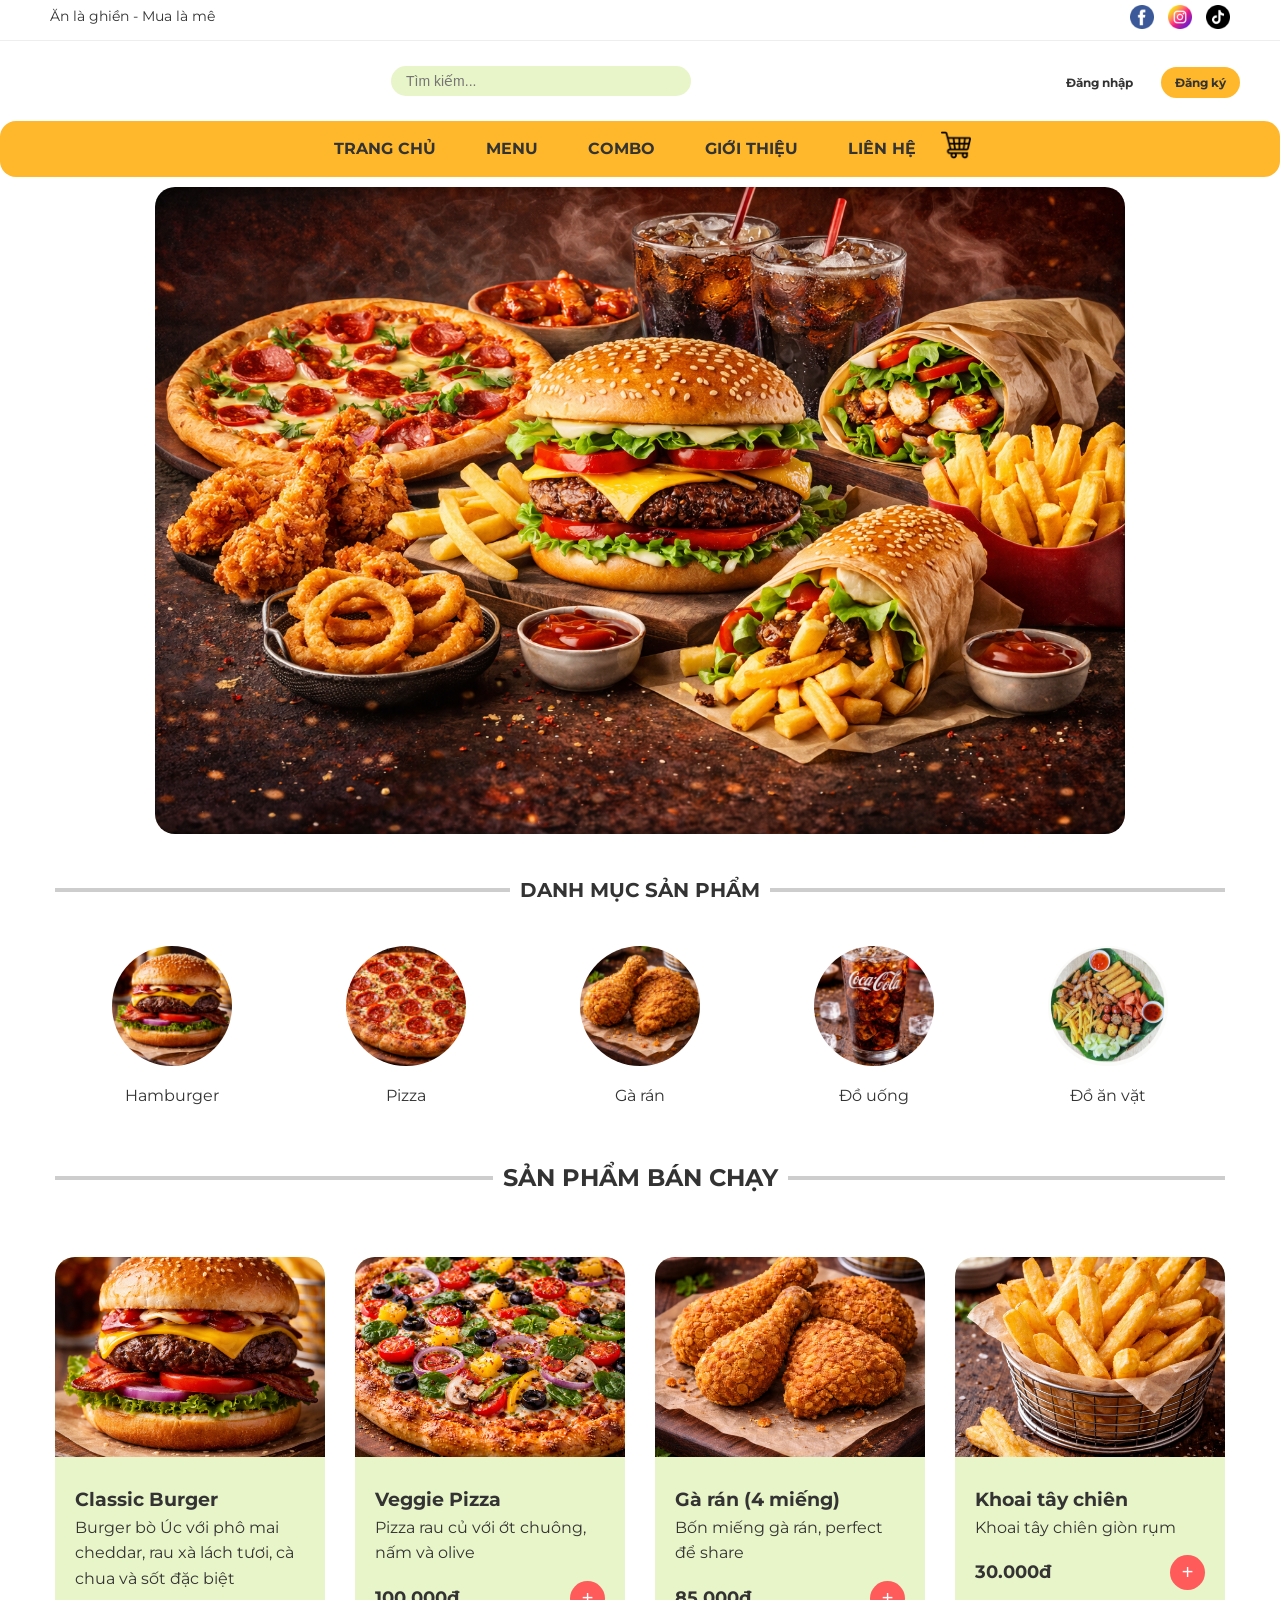
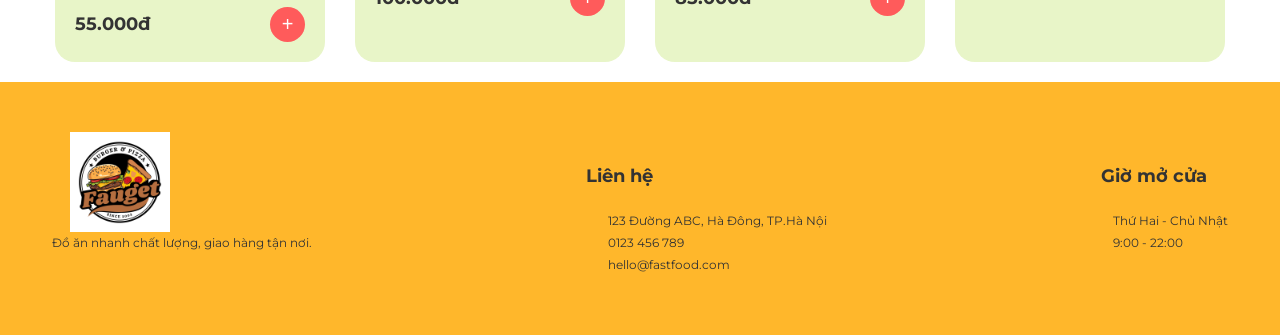
<file: index.html>
<!DOCTYPE html>
<html lang="en">
<head>
    <meta charset="UTF-8">
    <meta name="viewport" content="width=device-width, initial-scale=1.0">
    <meta name="keywords" content="Ăn là ghiền, Mua là mê, Đồ ăn ngon, Đồ ăn vặt, Đồ ăn nhanh, Food, Order đồ ăn">
    <meta name="description" content="Ăn là ghiền - Mua là mê là địa chỉ tin cậy để bạn thưởng thức những món ăn ngon, đa dạng và hấp dẫn.">
    <link href="https://fonts.googleapis.com/css2?family=Montserrat:wght@400;600;700&display=swap" rel="stylesheet">
    <link rel="stylesheet" href="styleindex.css">
    <title>Ăn là ghiền - Mua là mê</title>
</head>
<body>
    <!--Header trên đầu-->
    <header>
        <div class="top-bar">
            <span>Ăn là ghiền - Mua là mê</span>
            <div class="social-icons">
                <a href="#"><img src="image/facebook.png" alt="Facebook"></a>
                <a href="#"><img src="image/instagram.png" alt="Instagram"></a>
                <a href="#"><img src="image/tiktok.png" alt="Tiktok"></a>
            </div>
        </div>

        <div class = "mid-header container">
            <div class = "logo">
                <a href = "image/Fauget.png" alt="Fauget Logo"></a>
            </div>
            <div class = "search-bar">
                <input type="text" placeholder="Tìm kiếm...">
                <button><i class="fas fa-search"></i></button>
            </div>
            <div>
                <a href="login.html" class="btn-login">Đăng nhập</a>
                <a href="register.html" class="btn-register">Đăng ký</a>
            </div>
        </div>
        <nav class="main-nav">
            <div class="container nav-flex">
                <ul>
                    <li><a href="index.html" class="active">Trang chủ</a></li>
                    <li><a href="menu.html">MENU</a></li>
                    <li><a href="combo.html">COMBO</a></li>
                    <li><a href="about.html">GIỚI THIỆU</a></li>
                    <li><a href="contact.html">LIÊN HỆ</a></li>
                </ul>
                <div class="cart-icon">
                    <a href="cart.html"><img src="image/cart.png" alt="Giỏ hàng"><i class ="fas fa-shopping-cart"></i></a>
                </div>
            </div>
        </nav>
    </header>
        
    <!--Banner Flash sale-->
    <section class="hero container">
        <img src="image/banner.png" alt="Flash Sale Mua 2 Tặng 1" class="banner">
    </section>
    
    <!-- Danh mục-->
     <section class="categories container">
        <div class="section-title">
            <h2>DANH MỤC SẢN PHẨM</h2>
        </div>
        
        <div class="category-list">
            <div class="cat-item">
                <img src="image/classicburger.png" alt="Burger"></a>
                <p>Hamburger</p>
            </div>
            <div class="cat-item">
                <img src="image/pepperonipizza.png" alt="Pizza"></a>
                <p>Pizza</p>
            </div>
            <div class="cat-item">
                <img src="image/ga2.png" alt="Gà rán"></a>
                <p>Gà rán</p>
            </div>
            <div class="cat-item">
                <img src="image/cocacola.png" alt="Đồ uống"></a>
                <p>Đồ uống</p>
            </div>
            <div class="cat-item">
                <img src="image/anvat.png" alt="Đồ ăn vặt"></a>
                <p>Đồ ăn vặt</p>
            </div>
        </div>
     </section>

     <!--Sản phẩm bán chạy-->
     <section class="best-seller container">
        <h2 class="section-title">SẢN PHẨM BÁN CHẠY</h2>
        <div class="product-grid">
            <div class="product-card">
                <img src="image/classicburger.png" alt="Classic Burger"></a>
                <div class="product-info">
                    <h3>Classic Burger</h3>
                    <p>Burger bò Úc với phô mai cheddar, rau xà lách tươi, cà chua và sốt đặc biệt</p>
                    <div class="product-footer">
                        <span class="price">55.000đ</span>
                        <button class="add-btn">+</button>
                    </div>
                </div>
            </div>

            <div class="product-card">
                <img src="image/veggiepizza.png" alt="Veggie Pizza"></a>
                <div class="product-info">
                    <h3>Veggie Pizza</h3>
                    <p>Pizza rau củ với ớt chuông, nấm và olive</p>
                    <div class="product-footer">
                        <span class="price">100.000đ</span>
                        <button class="add-btn">+</button>
                    </div>
                </div>
            </div>
            <div class="product-card">
                <img src="image/ga4.png" alt="Gà rán (4 miếng)"></a>
                <div class="product-info">
                    <h3>Gà rán (4 miếng)</h3>
                    <p>Bốn miếng gà rán, perfect để share</p>
                    <div class="product-footer">
                        <span class="price">85.000đ</span>
                        <button class="add-btn">+</button>
                    </div>
                </div>
            </div>

            <div class="product-card">
                <img src="image/khoaitaychien.png" alt="Khoai tây chiên"></a>
                <div class="product-info">
                    <h3>Khoai tây chiên</h3>
                    <p>Khoai tây chiên giòn rụm</p>
                    <div class="product-footer">
                        <span class="price">30.000đ</span>
                        <button class="add-btn">+</button>
                    </div>
                </div>
     </section>


    <footer>
        <div class="container footer-content">
            <div class="footer-logo">
                <img src="image/Fauget.png" alt="Fauget Logo">
                <p>Đồ ăn nhanh chất lượng, giao hàng tận nơi.</p>
            </div>
            <div class="footer-contact">
                <h4>
                    Liên hệ
                </h4>
                <p><i class="fas fa-map-marker-alt"></i> 123 Đường ABC, Hà Đông, TP.Hà Nội</p>
                <p><i class="fas fa-phone"></i> 0123 456 789</p>
                <p><i class="fas fa-envelope"></i> hello@fastfood.com</p>
            </div>
            <div class="footer-hours">
                <h4>Giờ mở cửa</h4>
                <p>Thứ Hai - Chủ Nhật</p>
                <p>9:00 - 22:00</p>
            </div>
        </div>
    </footer>

 <script>

const addBtns = document.querySelectorAll(".add-btn");

addBtns.forEach(btn => {

    btn.addEventListener("click", function(){

        const card = this.closest(".product-card");

        const name = card.querySelector("h3").innerText;
        const price = card.querySelector(".price").innerText;
        const img = card.querySelector("img").src;

        let cart = JSON.parse(localStorage.getItem("cart")) || [];

        const exist = cart.find(item => item.name === name);

        if(exist){
            exist.quantity++;
        }else{
            cart.push({
                name: name,
                price: price,
                img: img,
                quantity: 1
            });
        }

        localStorage.setItem("cart", JSON.stringify(cart));

        alert("Đã thêm " + name + " vào giỏ hàng!");

    });

});

</script>
                
</body>
</html>
</file>
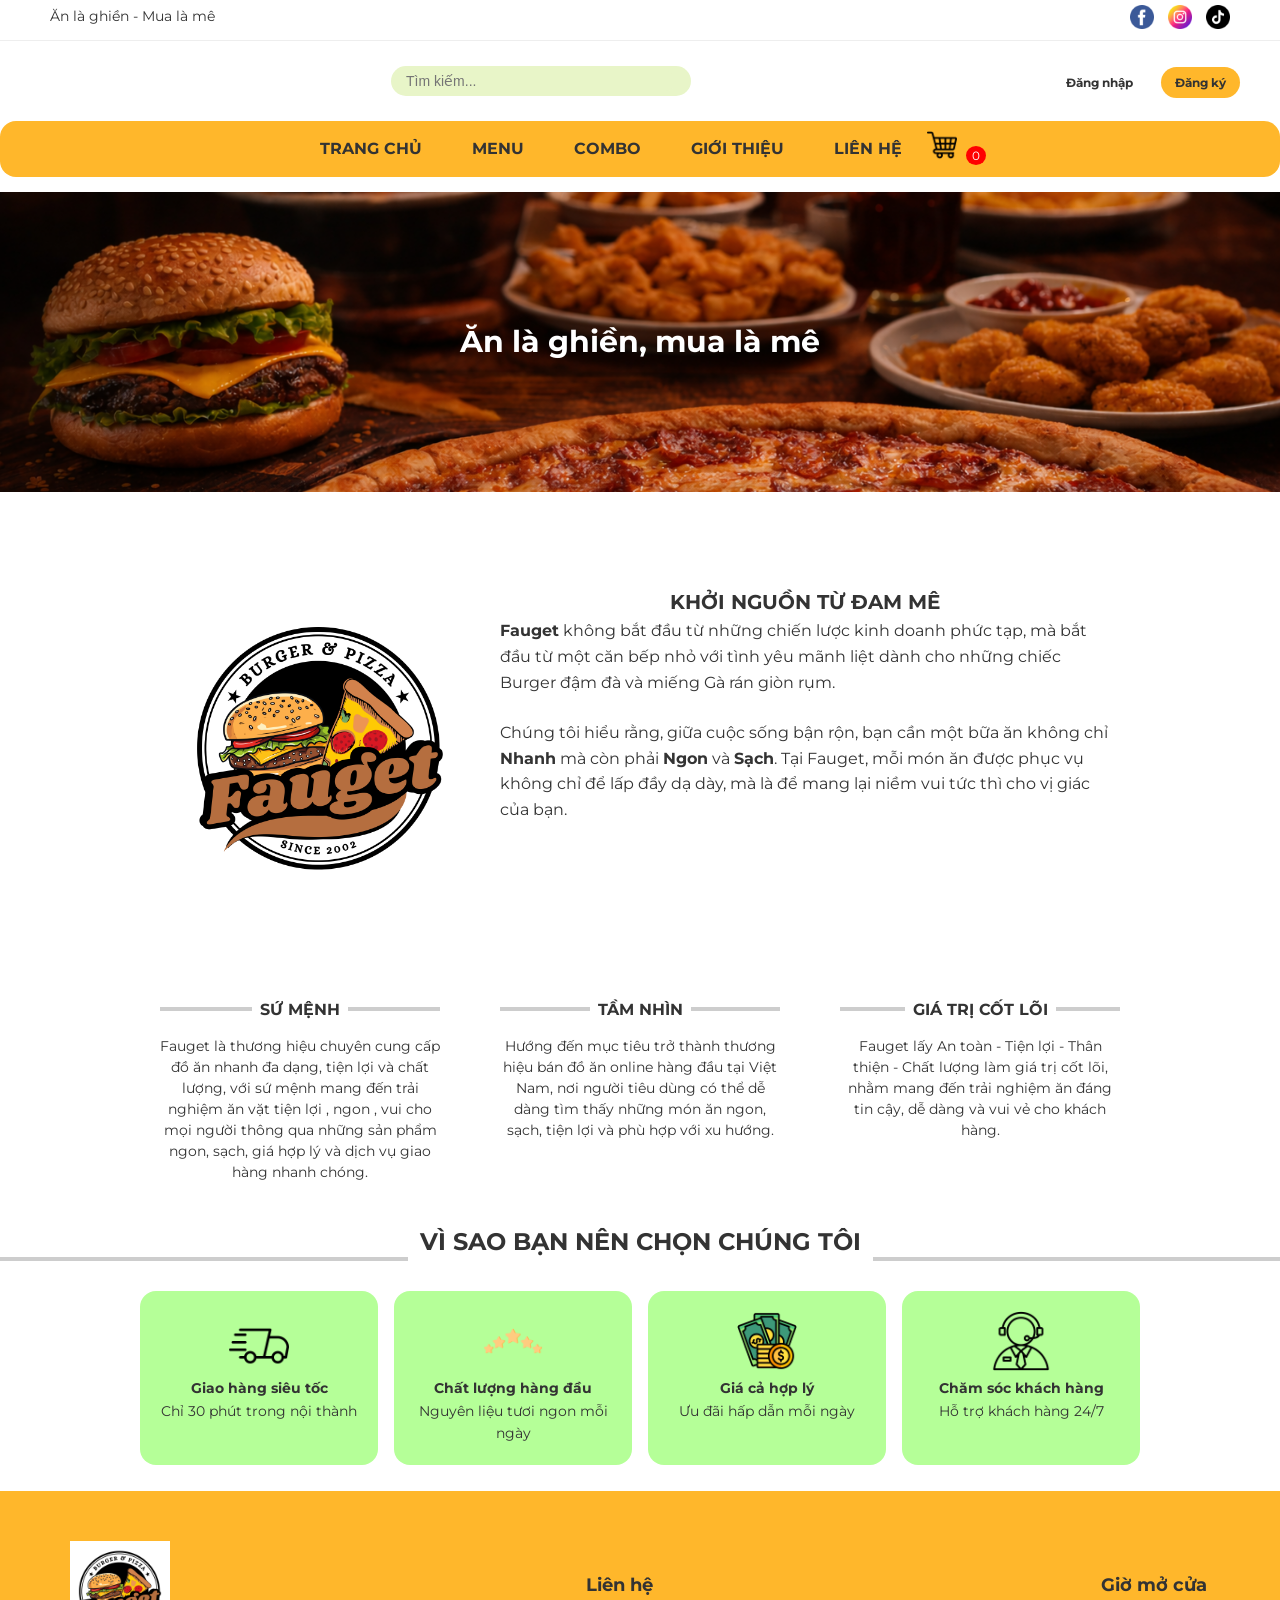
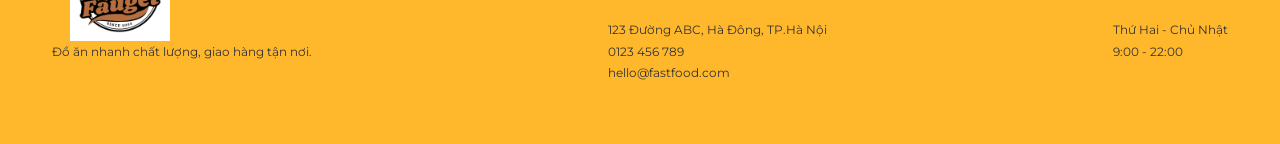
<file: about.html>
<!DOCTYPE html>
<html lang="en">
<head>
    <meta charset="UTF-8">
    <meta name="viewport" content="width=device-width, initial-scale=1.0">
    <title>Giới thiệu về chúng tôi</title>
    <meta name="keywords" content="Ăn là ghiền, Mua là mê, Đồ ăn ngon, Đồ ăn vặt, Đồ ăn nhanh, Food, Order đồ ăn">
    <meta name="description" content="Ăn là ghiền - Mua là mê là địa chỉ tin cậy để bạn thưởng thức những món ăn ngon, đa dạng và hấp dẫn.">
    <link href="https://fonts.googleapis.com/css2?family=Montserrat:wght@400;600;700&display=swap" rel="stylesheet">
    <link rel="stylesheet" href="styleindex.css">
    <link rel="stylesheet" href="styleabout.css">
    <title>Ăn là ghiền - Mua là mê</title>
</head>
<body>
    <header>
        <div class="top-bar">
            <span>Ăn là ghiền - Mua là mê</span>
            <div class="social-icons">
                <a href="#"><img src="image/facebook.png" alt="Facebook"></a>
                <a href="#"><img src="image/instagram.png" alt="Instagram"></a>
                <a href="#"><img src="image/tiktok.png" alt="Tiktok"></a>
            </div>
        </div>

        <div class = "mid-header container">
            <div class = "logo">
                <a href = "image/Fauget.png" alt="Fauget Logo"></a>
            </div>
            <div class = "search-bar">
                <input type="text" placeholder="Tìm kiếm...">
                <button><i class="fas fa-search"></i></button>
            </div>
            <div>
                <a href="login.html" class="btn-login">Đăng nhập</a>
                <a href="register.html" class="btn-register">Đăng ký</a>
            </div>
        </div>
        <nav class="main-nav">
            <div class="container nav-flex">
                <ul>
                    <li><a href="index.html" class="active">Trang chủ</a></li>
                    <li><a href="menu.html">MENU</a></li>
                    <li><a href="combo.html">COMBO</a></li>
                    <li><a href="about.html">GIỚI THIỆU</a></li>
                    <li><a href="contact.html">LIÊN HỆ</a></li>
                </ul>
                <div class="cart-icon">
                    <a href="cart.html"><img src="image/cart.png" alt="Giỏ hàng"><i class ="fas fa-shopping-cart"></i></a>
                </div>
            </div>
        </nav>
    </header>

    <div class="about-banner">
        <img src="image/lienhe.png" alt="Liên Hệ">
        <p class="overlay-content">Ăn là ghiền, mua là mê</p>
    </div>

    <div class="text-section">
        <div class="text-logo">
            <img src="image/Fauget.png" alt="Logo">
        </div>
        <div class="text-content">
            <h3>KHỞI NGUỒN TỪ ĐAM MÊ</h3>
            <p><strong>Fauget</strong> không bắt đầu từ những chiến lược kinh doanh phức tạp, mà bắt đầu từ một căn bếp nhỏ với tình yêu mãnh liệt dành cho những chiếc Burger đậm đà và miếng Gà rán giòn rụm.</p>
            
            <p>Chúng tôi hiểu rằng, giữa cuộc sống bận rộn, bạn cần một bữa ăn không chỉ <strong>Nhanh</strong> mà còn phải <strong>Ngon</strong> và <strong>Sạch</strong>. Tại Fauget, mỗi món ăn được phục vụ không chỉ để lấp đầy dạ dày, mà là để mang lại niềm vui tức thì cho vị giác của bạn.</p>
        </div>
    </div>

    <div class="aim-section">
        <div class="aim-grid">
            <div class="aim-card">
        <div class="aim-title">
            <h3>SỨ MỆNH</h3>
        </div>
        <p>Fauget là thương hiệu chuyên cung cấp đồ ăn nhanh đa dạng, tiện lợi và chất lượng, với sứ mệnh mang đến trải nghiệm ăn vặt tiện lợi , ngon , vui cho mọi người thông qua những sản phẩm ngon, sạch, giá hợp lý và dịch vụ giao hàng nhanh chóng. </p>

    </div>
    <div class="aim-card">
        <div class="aim-title">
            <h3>TẦM NHÌN</h3>
        </div>
        <p>Hướng đến mục tiêu trở thành thương hiệu bán đồ ăn online hàng đầu tại Việt Nam, nơi người tiêu dùng có thể dễ dàng tìm thấy những món ăn ngon, sạch, tiện lợi và phù hợp với xu hướng.</p>
    </div>

    <div class="aim-card">
        <div class="aim-title">
            <h3>GIÁ TRỊ CỐT LÕI</h3>
        </div>
        <p>Fauget lấy An toàn - Tiện lợi - Thân thiện - Chất lượng làm giá trị cốt lõi, nhằm mang đến trải nghiệm ăn đáng tin cậy, dễ dàng và vui vẻ cho khách hàng.</p>
    </div>
        </div>
    </div>

    <div class="reason-title">
            <h2>VÌ SAO BẠN NÊN CHỌN CHÚNG TÔI</h2>
        </div>
    <div class="reason-section">
        <div class="reason-grid">
            <div class="reason-card">
                    <div class="icon">
                    <img src="image/icon/fastship.png" alt="Giao hàng">
                    </div>
                <h4>Giao hàng siêu tốc</h4>
                <p>Chỉ 30 phút trong nội thành</p>
            </div>

            <div class="reason-card">
                    <div class="icon">
                    <img src="image/icon/star.png" alt="Chất lượng">
                    </div>
                <h4>Chất lượng hàng đầu</h4>
                <p>Nguyên liệu tươi ngon mỗi ngày</p>
            </div>

            <div class="reason-card">
                    <div class="icon">
                    <img src="image/icon/money.png" alt="Giá">
                    </div>
                <h4>Giá cả hợp lý</h4>
                <p>Ưu đãi hấp dẫn mỗi ngày</p>
            </div>

                <div class="reason-card">
                    <div class="icon">
                    <img src="image/icon/customer-support.png" alt="CSKH">
                    </div>
                <h4>Chăm sóc khách hàng</h4>
                <p>Hỗ trợ khách hàng 24/7</p>
            </div>
        </div>
    </div>

    <footer>
        <div class="container footer-content">
            <div class="footer-logo">
                <img src="image/Fauget.png" alt="Fauget Logo">
                <p>Đồ ăn nhanh chất lượng, giao hàng tận nơi.</p>
            </div>
            <div class="footer-contact">
                <h4>
                    Liên hệ
                </h4>
                <p><i class="fas fa-map-marker-alt"></i> 123 Đường ABC, Hà Đông, TP.Hà Nội</p>
                <p><i class="fas fa-phone"></i> 0123 456 789</p>
                <p><i class="fas fa-envelope"></i> hello@fastfood.com</p>
            </div>
            <div class="footer-hours">
                <h4>Giờ mở cửa</h4>
                <p>Thứ Hai - Chủ Nhật</p>
                <p>9:00 - 22:00</p>
            </div>
        </div>
    </footer>

<script>

const searchInput = document.querySelector(".search-bar input");
const searchBtn = document.querySelector(".search-bar button");

if (searchBtn) {
    searchBtn.onclick = function() {
        let keyword = searchInput.value.trim();
        if(keyword !== ""){
            window.location.href = "menu.html?search=" + encodeURIComponent(keyword);
        }
    };
}

if (searchInput) {
    searchInput.addEventListener("keyup", function(e){
        if(e.key === "Enter"){
            searchBtn.click();
        }
    });
}


function updateCartCount(){
    let cart = JSON.parse(localStorage.getItem("cart") || "[]");
    let count = 0;

    cart.forEach(item=>{
        count += item.quantity || 1;
    });

    let cartIcon = document.querySelector(".cart-icon");

    if(cartIcon){
        let badge = document.createElement("span");
        badge.innerText = count;
        badge.style.background = "red";
        badge.style.color = "white";
        badge.style.borderRadius = "50%";
        badge.style.padding = "2px 6px";
        badge.style.fontSize = "12px";
        badge.style.marginLeft = "5px";

        cartIcon.appendChild(badge);
    }
}

updateCartCount();


window.addEventListener("scroll", function(){
    const header = document.querySelector("header");

    if(window.scrollY > 50){
        header.style.boxShadow = "0 2px 10px rgba(0,0,0,0.15)";
    }else{
        header.style.boxShadow = "none";
    }
});
</script>
    
</body>
</html>
</file>
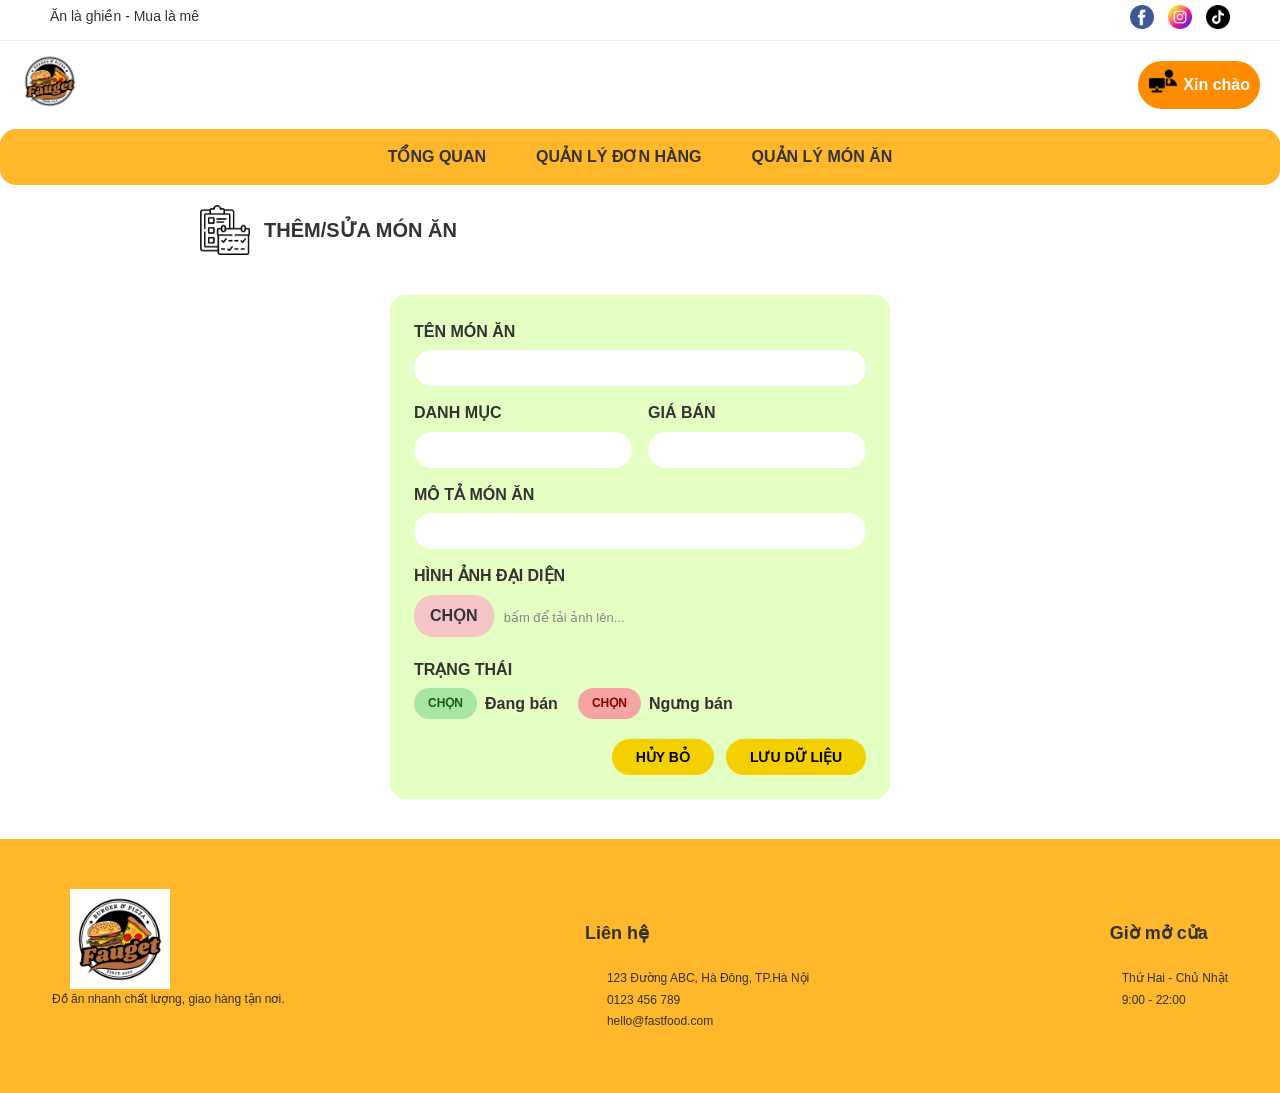
<file: addfood.html>
<!DOCTYPE html>
<html lang="en">
<head>
    <meta charset="UTF-8">
    <meta name="viewport" content="width=device-width, initial-scale=1.0">    
    <title>Document</title>
        <link rel="stylesheet" href="styleindex.css">
    <link rel="stylesheet" href="addfood.css">
    <link rel="stylesheet" href="header-footer.css">
    <link rel="stylesheet" href="quanlymonan.css">
</head>
<body>
    <header>
        <div class="top-bar">
            <span>Ăn là ghiền - Mua là mê</span>
            <div class="social-icons">
                <a href="#"><img src="image/facebook.png" alt="Facebook"></a>
                <a href="#"><img src="image/instagram.png" alt="Instagram"></a>
                <a href="#"><img src="image/tiktok.png" alt="Tiktok"></a>
            </div>
        </div>

        <div class = "logo-container">
            <div class = "admin-logo">
                <a href ="index.html"><img src="image/Fauget.png" alt="Fauget Logo"></a>
            </div>

            <div class="admin-container">
                <div class="icon-user">
                    <img src="image2/administrator.png" alt="Hello">
                </div>
                <span>Xin chào</span>
            </div>
        </div>
        
        
        <nav class="main-nav">
            <div class="container nav-flex">
                <ul>
                    <li><a href="tongquan.html" class="active">TỔNG QUAN</a></li>
                    <li><a href="quanlydonhang.html">QUẢN LÝ ĐƠN HÀNG</a></li>
                    <li><a href="quanlymonan.html">QUẢN LÝ MÓN ĂN</a></li>
                </ul>
            </div>
        </nav>
    </header>

    <div class="addfood-title">
        <img src="image2/schedule.png" alt="title">
        <h2>THÊM/SỬA MÓN ĂN</h2>
    </div>

        <div class="popup-form">

            <div class="form-group">
                <label>TÊN MÓN ĂN</label>
                <input type="text" id="tenMon" placeholder="">
            </div>

            <div class="form-row">
                <div class="form-group">
                    <label>DANH MỤC</label>
                    <input type="text" id="danhMuc" placeholder="">
                </div>
                <div class="form-group">
                    <label>GIÁ BÁN</label>
                    <input type="text" id="giaBan" placeholder="">
                </div>
            </div>

            <div class="form-group">
                <label>MÔ TẢ MÓN ĂN</label>
                <input type="text" id="moTa" placeholder="">
            </div>

            <div class="form-group">
                <label>HÌNH ẢNH ĐẠI DIỆN</label>
                <div class="upload-row">
                    <label class="btn-chon-file">
                        CHỌN
                        <input type="file" id="hinhAnh" accept="image/*" hidden>
                    </label>
                    <span id="fileName">bấm để tải ảnh lên...</span>
                </div>
            </div>

            <div class="form-group">
                <label>TRẠNG THÁI</label>
                <div class="status-row">
                    <label class="status-option">
                        <input type="radio" name="trangThai" value="Còn hàng">
                        <span class="status-btn green">CHỌN</span>
                        Đang bán
                    </label>
                    <label class="status-option">
                        <input type="radio" name="trangThai" value="Hết hàng">
                        <span class="status-btn red">CHỌN</span>
                        Ngưng bán
                    </label>
                </div>
            </div>

            <div class="popup-actions">
                <button class="btn-huy" onclick="dongPopup()">HỦY BỎ</button>
                <button class="btn-luu" onclick="luuMonAn()">LƯU DỮ LIỆU</button>
            </div>

        </div>

    <footer>
        <div class="container footer-content">
            <div class="footer-logo">
                <img src="image/Fauget.png" alt="Fauget Logo">
                <p>Đồ ăn nhanh chất lượng, giao hàng tận nơi.</p>
            </div>
            <div class="footer-contact">
                <h4>
                    Liên hệ
                </h4>
                <p><i class="fas fa-map-marker-alt"></i> 123 Đường ABC, Hà Đông, TP.Hà Nội</p>
                <p><i class="fas fa-phone"></i> 0123 456 789</p>
                <p><i class="fas fa-envelope"></i> hello@fastfood.com</p>
            </div>
            <div class="footer-hours">
                <h4>Giờ mở cửa</h4>
                <p>Thứ Hai - Chủ Nhật</p>
                <p>9:00 - 22:00</p>
            </div>
        </div>
    </footer>

<script>

let editIndex = null;

/* HIỂN THỊ TÊN FILE ẢNH */
document.getElementById('hinhAnh').addEventListener('change', function () {
    var file = this.files[0];

    if (file) {
        document.getElementById('fileName').textContent = file.name;

        const reader = new FileReader();
        reader.onload = function (e) {
            document.getElementById('fileName').dataset.img = e.target.result;
        };
        reader.readAsDataURL(file);
    } else {
        document.getElementById('fileName').textContent = 'bấm để tải ảnh lên...';
    }
});


/* KIỂM TRA CHẾ ĐỘ SỬA */
const params = new URLSearchParams(window.location.search);
const index = params.get("index");

if (index !== null) {

    let foods = JSON.parse(localStorage.getItem('foods') || '[]');
    let food = foods[index];

    if (food) {
        document.getElementById('tenMon').value = food.name;
        document.getElementById('giaBan').value = food.price;

        document.querySelectorAll('input[name="trangThai"]').forEach(radio=>{
            if(radio.value === food.status){
                radio.checked = true;
            }
        });

        editIndex = index;
    }
}


/* LƯU MÓN ĂN */
function luuMonAn() {

    var ten = document.getElementById('tenMon').value.trim();
    var gia = document.getElementById('giaBan').value.trim();
    var status = document.querySelector('input[name="trangThai"]:checked');
    var img = document.getElementById('fileName').dataset.img || 'image/default.jpg';

    if (!ten || !gia || !status) {
        alert('Vui lòng điền đầy đủ thông tin!');
        return;
    }

    var foods = JSON.parse(localStorage.getItem('foods') || '[]');

    var foodData = {
        img: img,
        name: ten,
        price: gia,
        status: status.value
    };

    if (editIndex !== null) {
        foods[editIndex] = foodData;
    } else {
        foods.push(foodData);
    }

    localStorage.setItem('foods', JSON.stringify(foods));

    alert("Lưu món ăn thành công!");

    window.location.href = "quanlymonan.html";
}

</script>
    
</body>
</html>
</file>
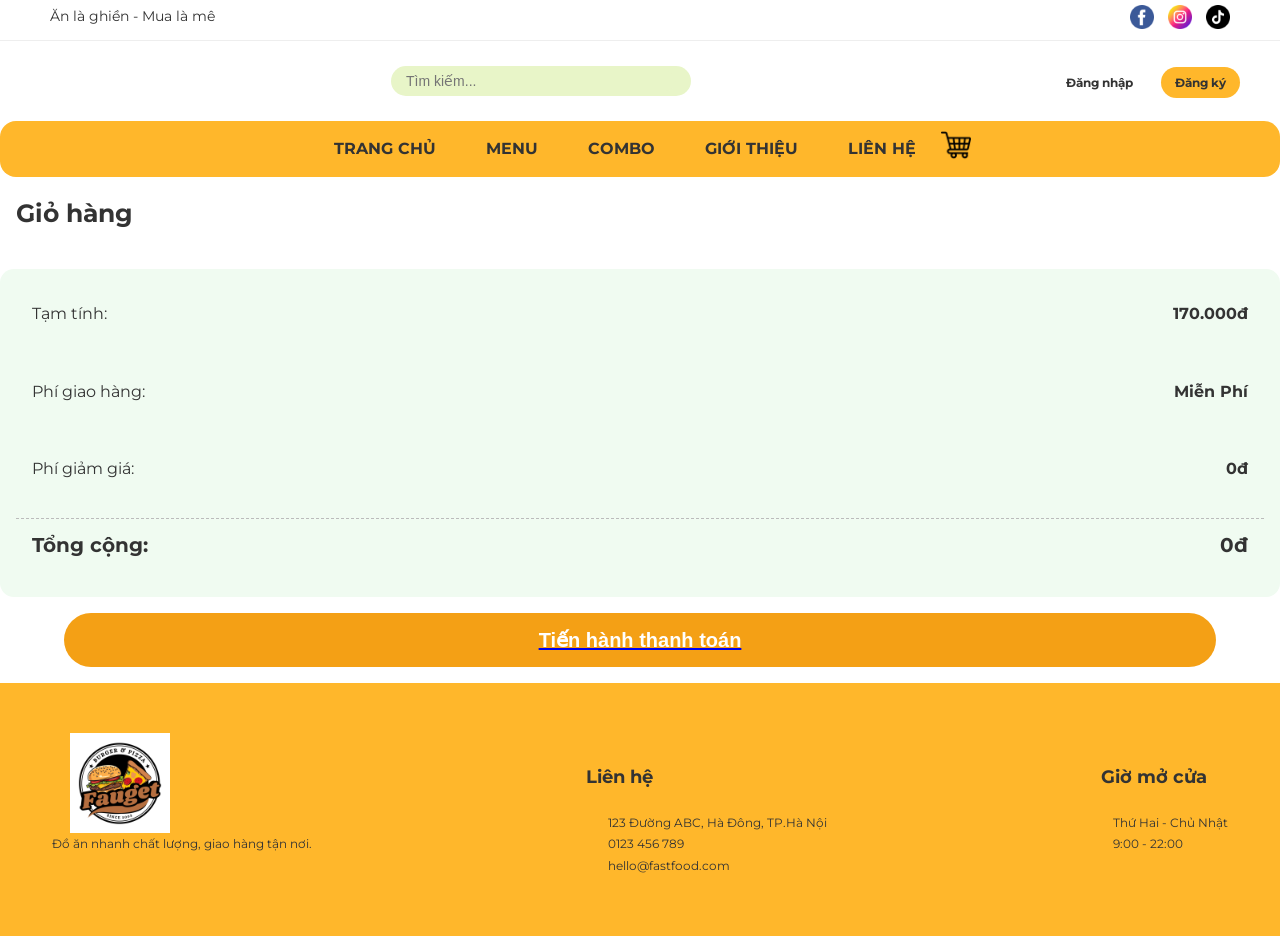
<file: cart.html>
<!DOCTYPE html>
<html lang="en">
<head>
    <meta charset="UTF-8">
    <meta name="viewport" content="width=device-width, initial-scale=1.0">
    <meta name="keywords" content="Ăn là ghiền, Mua là mê, Đồ ăn ngon, Đồ ăn vặt, Đồ ăn nhanh, Food, Order đồ ăn">
    <meta name="description" content="Giỏ hàng của bạn trên Fauget">
    <link href="https://fonts.googleapis.com/css2?family=Montserrat:wght@400;600;700&display=swap" rel="stylesheet">
    <title>Giỏ hàng</title>
    <link rel="stylesheet" href="styleindex.css">
    <link rel="stylesheet" href="stylecart.css">
</head>
<body>
    <!--Header trên đầu-->
    <header>
        <div class="top-bar">
            <span>Ăn là ghiền - Mua là mê</span>
            <div class="social-icons">
                <a href="#"><img src="image/facebook.png" alt="Facebook"></a>
                <a href="#"><img src="image/instagram.png" alt="Instagram"></a>
                <a href="#"><img src="image/tiktok.png" alt="Tiktok"></a>
            </div>
        </div>

        <div class = "mid-header container">
            <div class = "logo">
                <a href = "image/Fauget.png" alt="Fauget Logo"></a>
            </div>
            <div class = "search-bar">
                <input type="text" placeholder="Tìm kiếm...">
                <button><i class="fas fa-search"></i></button>
            </div>
            <div>
                <a href="login.html" class="btn-login">Đăng nhập</a>
                <a href="register.html" class="btn-register">Đăng ký</a>
            </div>
        </div>
        <nav class="main-nav">
            <div class="container nav-flex">
                <ul>
                    <li><a href="index.html" class="active">Trang chủ</a></li>
                    <li><a href="menu.html">MENU</a></li>
                    <li><a href="combo.html">COMBO</a></li>
                    <li><a href="about.html">GIỚI THIỆU</a></li>
                    <li><a href="contact.html">LIÊN HỆ</a></li>
                </ul>
                <div class="cart-icon">
                    <a href="cart.html"><img src="image/cart.png" alt="Giỏ hàng"><i class ="fas fa-shopping-cart"></i></a>
                </div>
            </div>
        </nav>
    </header>
                <h2 class ="cart-title">Giỏ hàng </h2>
                <div class="cart-list">
                    <div class = "cart-item">
                        <img src="image/cheeseburger.png" alt="Burger">
                        <div class="cart-item-details">
                            <div class="item-name">Cheese Burger</div>
                            <div class="item-price">50.000đ</div>
                        </div>
                        <div class="item-quantity">
                            <button class="quantity-btn">-</button>
                            <span class="quantity-value">1</span>
                            <button class="quantity-btn">+</button> 
                        </div>
                        <button class="remove-btn">🗑</button>
                    </div>

                    <div class = "cart-item">
                        <img src="image/cocacola.png" alt="Coca Cola">
                        <div class="cart-item-details">
                            <div class="item-name">Coca Cola</div>
                            <div class="item-price">20.000đ</div>
                        </div>
                        <div class="item-quantity">
                            <button class="quantity-btn">-</button>
                            <span class="quantity-value">2</span>
                            <button class="quantity-btn">+</button>
                        </div>
                        <button class="remove-btn">🗑</button>
                    </div>    

                    <div class = "cart-item">
                        <img src="image/ga4.png" alt="Gà rán(4 miếng)">
                        <div class="cart-item-details">
                            <div class="item-name">Gà rán(4 miếng)</div>
                            <div class="item-price">85.000đ</div>   
                        </div>
                        <div class="item-quantity">
                            <button class="quantity-btn">-</button>
                            <span class="quantity-value">1</span>
                            <button class="quantity-btn">+</button>
                        </div>
                        <button class="remove-btn">🗑</button>
                        </div>
                </div>

                <div class="summary">
                    <div class="summary-row">
                        <span>Tạm tính:</span>
                        <span> 170.000đ</span>
                    </div>
                    <div class="summary-row">
                        <span>Phí giao hàng:</span>
                        <span> Miễn Phí</span>
                    </div>
                    <div class="summary-row">
                        <span>Phí giảm giá:</span>
                        <span> 0đ</span>
                    </div>
                    <div class="summary-row total">
                        <span>Tổng cộng:</span>
                        <div class=" text-orange"> 170.000đ</>
                    </div>
                </div>
                </div>
                <a href="payment.html">
                    <button class="checkout-btn">Tiến hành thanh toán</button>
                </a>
                

    <footer>
        <div class="container footer-content">
            <div class="footer-logo">
                <img src="image/Fauget.png" alt="Fauget Logo">
                <p>Đồ ăn nhanh chất lượng, giao hàng tận nơi.</p>
            </div>
            <div class="footer-contact">
                <h4>
                    Liên hệ
                </h4>
                <p><i class="fas fa-map-marker-alt"></i> 123 Đường ABC, Hà Đông, TP.Hà Nội</p>
                <p><i class="fas fa-phone"></i> 0123 456 789</p>
                <p><i class="fas fa-envelope"></i> hello@fastfood.com</p>
            </div>
            <div class="footer-hours">
                <h4>Giờ mở cửa</h4>
                <p>Thứ Hai - Chủ Nhật</p>
                <p>9:00 - 22:00</p>
            </div>
        </div>
    </footer>

<script>

/* LẤY GIỎ HÀNG */
let cart = JSON.parse(localStorage.getItem("cart")) || [];

/* CHUYỂN GIÁ */
function parsePrice(price){
    return parseInt(price.replace(/\D/g,""));
}

/* HIỂN THỊ GIỎ HÀNG */
function renderCart(){

    const cartList = document.querySelector(".cart-list");
    cartList.innerHTML = "";

    let total = 0;

    cart.forEach((item,index)=>{

        let price = parsePrice(item.price);
        total += price * item.quantity;

        cartList.innerHTML += `
        <div class="cart-item">
            <img src="${item.img}" alt="">
            <div class="cart-item-details">
                <div class="item-name">${item.name}</div>
                <div class="item-price">${item.price}</div>
            </div>

            <div class="item-quantity">
                <button onclick="giam(${index})">-</button>
                <span class="quantity-value">${item.quantity}</span>
                <button onclick="tang(${index})">+</button>
            </div>

            <button class="remove-btn" onclick="xoa(${index})">🗑</button>
        </div>
        `;
    });

    let totalText = total.toLocaleString("vi-VN") + "đ";

    document.querySelector(".text-orange").innerText = totalText;
}

/* TĂNG */
function tang(index){
    cart[index].quantity++;
    saveCart();
}

/* GIẢM */
function giam(index){

    if(cart[index].quantity > 1){
        cart[index].quantity--;
    }else{
        cart.splice(index,1);
    }

    saveCart();
}

/* XÓA */
function xoa(index){
    cart.splice(index,1);
    saveCart();
}

/* LƯU */
function saveCart(){
    localStorage.setItem("cart",JSON.stringify(cart));
    renderCart();
}

/* LOAD */
renderCart();

</script>
    
</body>
</html>
</file>
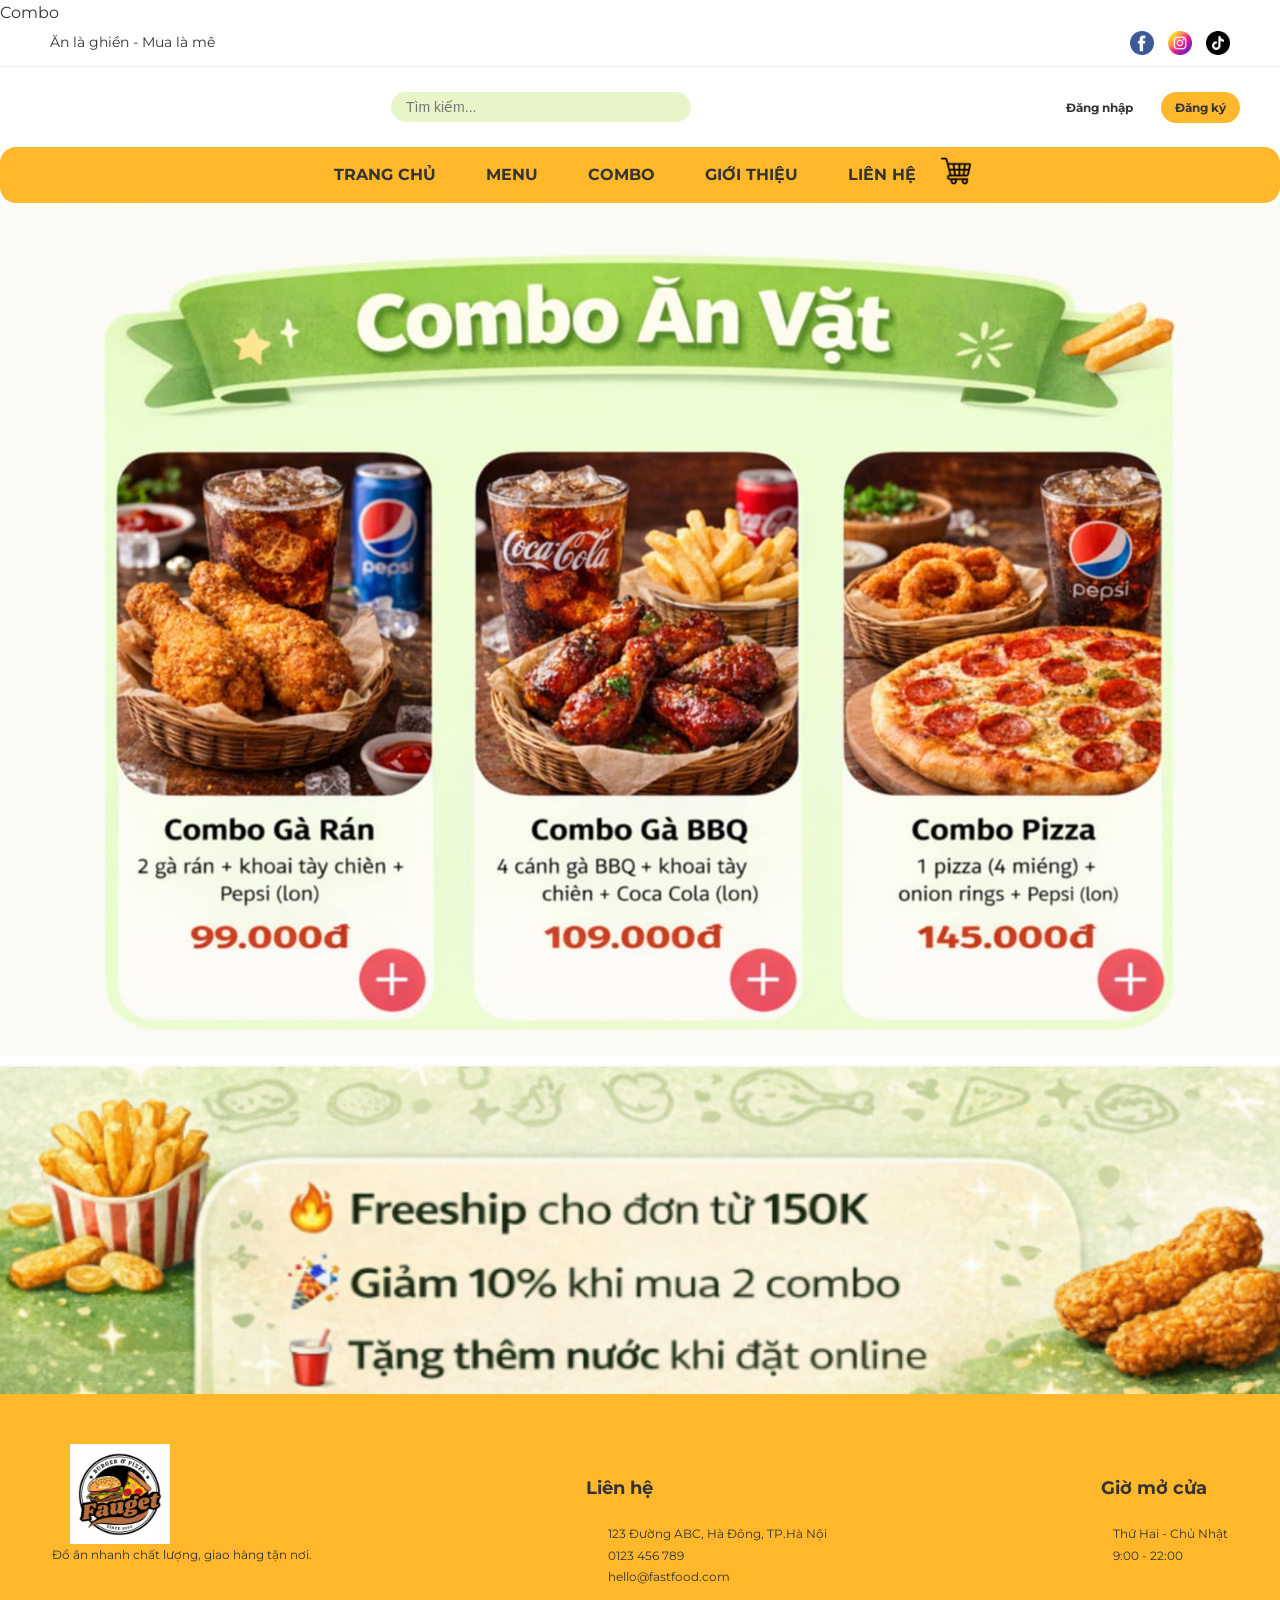
<file: combo.html>
<!DOCTYPE html>
<html lang="en">
<head>
    <meta charset="UTF-8">
    <meta name="viewport" content="width=device-width, initial-scale=1.0">
    <meta name="keywords" content="Ăn là ghiền, Mua là mê, Đồ ăn ngon, Đồ ăn vặt, Đồ ăn nhanh, Food, Order đồ ăn, Combo">
    <meta name="description" content=" Combo Ăn vặt mọi nhà đều yêu.">
    <link href="https://fonts.googleapis.com/css2?family=Montserrat:wght@400;600;700&display=swap" rel="stylesheet">
    <link rel="stylesheet" href="styleindex.css">
    <link rel="stylesheet" href="stylecombo.css"
    <title>Combo</title>
</head>
<body>
    <header>
        <div class="top-bar">
            <span>Ăn là ghiền - Mua là mê</span>
            <div class="social-icons">
                <a href="#"><img src="image/facebook.png" alt="Facebook"></a>
                <a href="#"><img src="image/instagram.png" alt="Instagram"></a>
                <a href="#"><img src="image/tiktok.png" alt="Tiktok"></a>
            </div>
        </div>

        <div class = "mid-header container">
            <div class = "logo">
                <a href = "image/Fauget.png" alt="Fauget Logo"></a>
            </div>
            <div class = "search-bar">
                <input type="text" placeholder="Tìm kiếm...">
                <button><i class="fas fa-search"></i></button>
            </div>
            <div>
                <a href="login.html" class="btn-login">Đăng nhập</a>
                <a href="register.html" class="btn-register">Đăng ký</a>
            </div>
        </div>
        <nav class="main-nav">
            <div class="container nav-flex">
                <ul>
                    <li><a href="index.html" class="active">Trang chủ</a></li>
                    <li><a href="menu.html">MENU</a></li>
                    <li><a href="combo.html">COMBO</a></li>
                    <li><a href="about.html">GIỚI THIỆU</a></li>
                    <li><a href="contact.html">LIÊN HỆ</a></li>
                </ul>
                <div class="cart-icon">
                    <a href="cart.html"><img src="image/cart.png" alt="Giỏ hàng"><i class ="fas fa-shopping-cart"></i></a>
                </div>
            </div>
        </nav>
    </header>
    <section class="banner">
        <img src="image/combo.jpg" alt="Combo siêu giảm giá" class="combo">
        <img src="image/combo2.png" alt="Combo đại giảm giá" class="combo1">
    </section>






    <footer>
        <div class="container footer-content">
            <div class="footer-logo">
                <img src="image/Fauget.png" alt="Fauget Logo">
                <p>Đồ ăn nhanh chất lượng, giao hàng tận nơi.</p>
            </div>
            <div class="footer-contact">
                <h4>
                    Liên hệ
                </h4>
                <p><i class="fas fa-map-marker-alt"></i> 123 Đường ABC, Hà Đông, TP.Hà Nội</p>
                <p><i class="fas fa-phone"></i> 0123 456 789</p>
                <p><i class="fas fa-envelope"></i> hello@fastfood.com</p>
            </div>
            <div class="footer-hours">
                <h4>Giờ mở cửa</h4>
                <p>Thứ Hai - Chủ Nhật</p>
                <p>9:00 - 22:00</p>
            </div>
        </div>
    </footer>

<script>

const addBtns = document.querySelectorAll(".add-btn");

addBtns.forEach(btn => {

btn.addEventListener("click", function(){

const card = this.closest(".product-card");

const name = card.querySelector("h3").innerText;
const price = card.querySelector(".price").innerText;
const img = card.querySelector("img").src;

let cart = JSON.parse(localStorage.getItem("cart")) || [];

const exist = cart.find(item => item.name === name);

if(exist){
exist.quantity++;
}else{

cart.push({
name:name,
price:price,
img:img,
quantity:1
});

}

localStorage.setItem("cart",JSON.stringify(cart));

alert("Đã thêm vào giỏ hàng!");

});

});

</script>
    
</body>
</html>
</file>
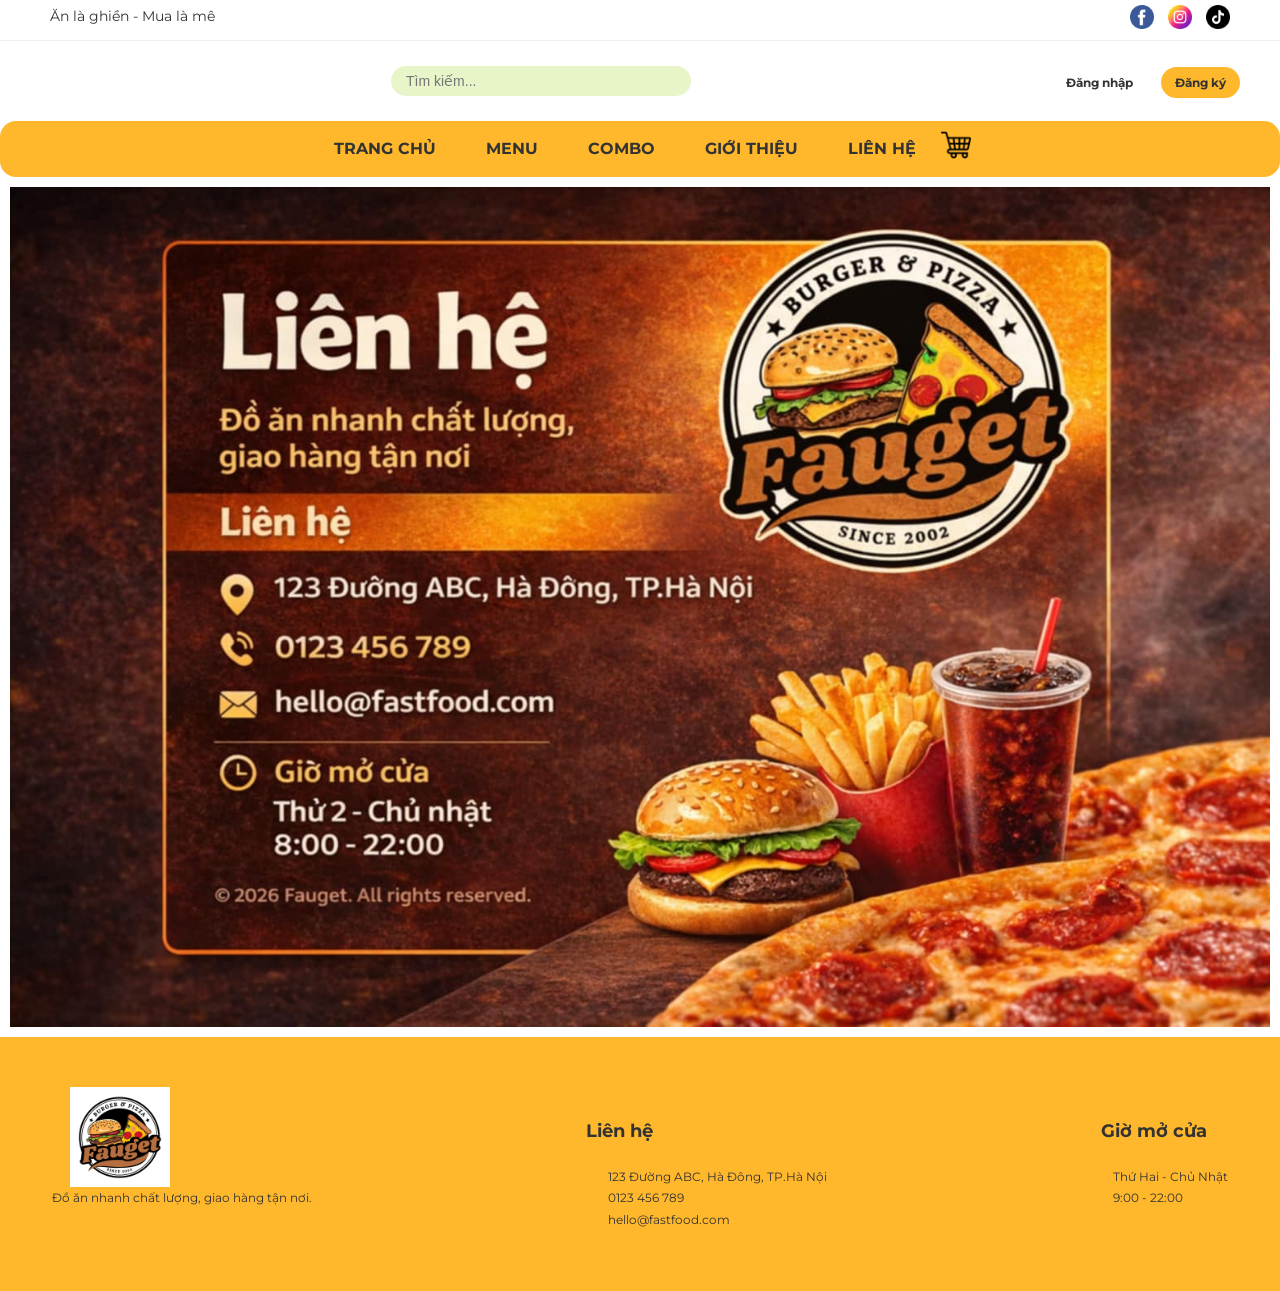
<file: contact.html>
<!DOCTYPE html>
<html lang="en">
<head>
    <meta charset="UTF-8">
    <meta name="viewport" content="width=device-width, initial-scale=1.0">
    <title>Liên hệ với chúng tôi</title>
    <meta name="keywords" content="Ăn là ghiền, Mua là mê, Đồ ăn ngon, Đồ ăn vặt, Đồ ăn nhanh, Food, Order đồ ăn, Liên hệ">
    <meta name="description" content="Ăn là ghiền - Mua là mê là địa chỉ tin cậy để bạn thưởng thức những món ăn ngon, đa dạng và hấp dẫn.">
    <link href="https://fonts.googleapis.com/css2?family=Montserrat:wght@400;600;700&display=swap" rel="stylesheet">
    <link rel="stylesheet" href="styleindex.css">
    <link rel="stylesheet" href="stylecontact.css">
    <title>Ăn là ghiền - Mua là mê</title>
</head>
<body>
    <header>
        <div class="top-bar">
            <span>Ăn là ghiền - Mua là mê</span>
            <div class="social-icons">
                <a href="#"><img src="image/facebook.png" alt="Facebook"></a>
                <a href="#"><img src="image/instagram.png" alt="Instagram"></a>
                <a href="#"><img src="image/tiktok.png" alt="Tiktok"></a>
            </div>
        </div>

        <div class = "mid-header container">
            <div class = "logo">
                <a href = "image/Fauget.png" alt="Fauget Logo"></a>
            </div>
            <div class = "search-bar">
                <input type="text" placeholder="Tìm kiếm...">
                <button><i class="fas fa-search"></i></button>
            </div>
            <div>
                <a href="login.html" class="btn-login">Đăng nhập</a>
                <a href="register.html" class="btn-register">Đăng ký</a>
            </div>
        </div>
        <nav class="main-nav">
            <div class="container nav-flex">
                <ul>
                    <li><a href="index.html" class="active">Trang chủ</a></li>
                    <li><a href="menu.html">MENU</a></li>
                    <li><a href="combo.html">COMBO</a></li>
                    <li><a href="about.html">GIỚI THIỆU</a></li>
                    <li><a href="contact.html">LIÊN HỆ</a></li>
                </ul>
                <div class="cart-icon">
                    <a href="cart.html"><img src="image/cart.png" alt="Giỏ hàng"><i class ="fas fa-shopping-cart"></i></a>
                </div>
            </div>
        </nav>
    </header>

    <div class="only-section">
        <img src="image/contact.jpg" alt="Gọi số này nghen đoàn mình ơi.">
    </div>

    <footer>
        <div class="container footer-content">
            <div class="footer-logo">
                <img src="image/Fauget.png" alt="Fauget Logo">
                <p>Đồ ăn nhanh chất lượng, giao hàng tận nơi.</p>
            </div>
            <div class="footer-contact">
                <h4>
                    Liên hệ
                </h4>
                <p><i class="fas fa-map-marker-alt"></i> 123 Đường ABC, Hà Đông, TP.Hà Nội</p>
                <p><i class="fas fa-phone"></i> 0123 456 789</p>
                <p><i class="fas fa-envelope"></i> hello@fastfood.com</p>
            </div>
            <div class="footer-hours">
                <h4>Giờ mở cửa</h4>
                <p>Thứ Hai - Chủ Nhật</p>
                <p>9:00 - 22:00</p>
            </div>
        </div>
    </footer>
</body>
</html>
</file>
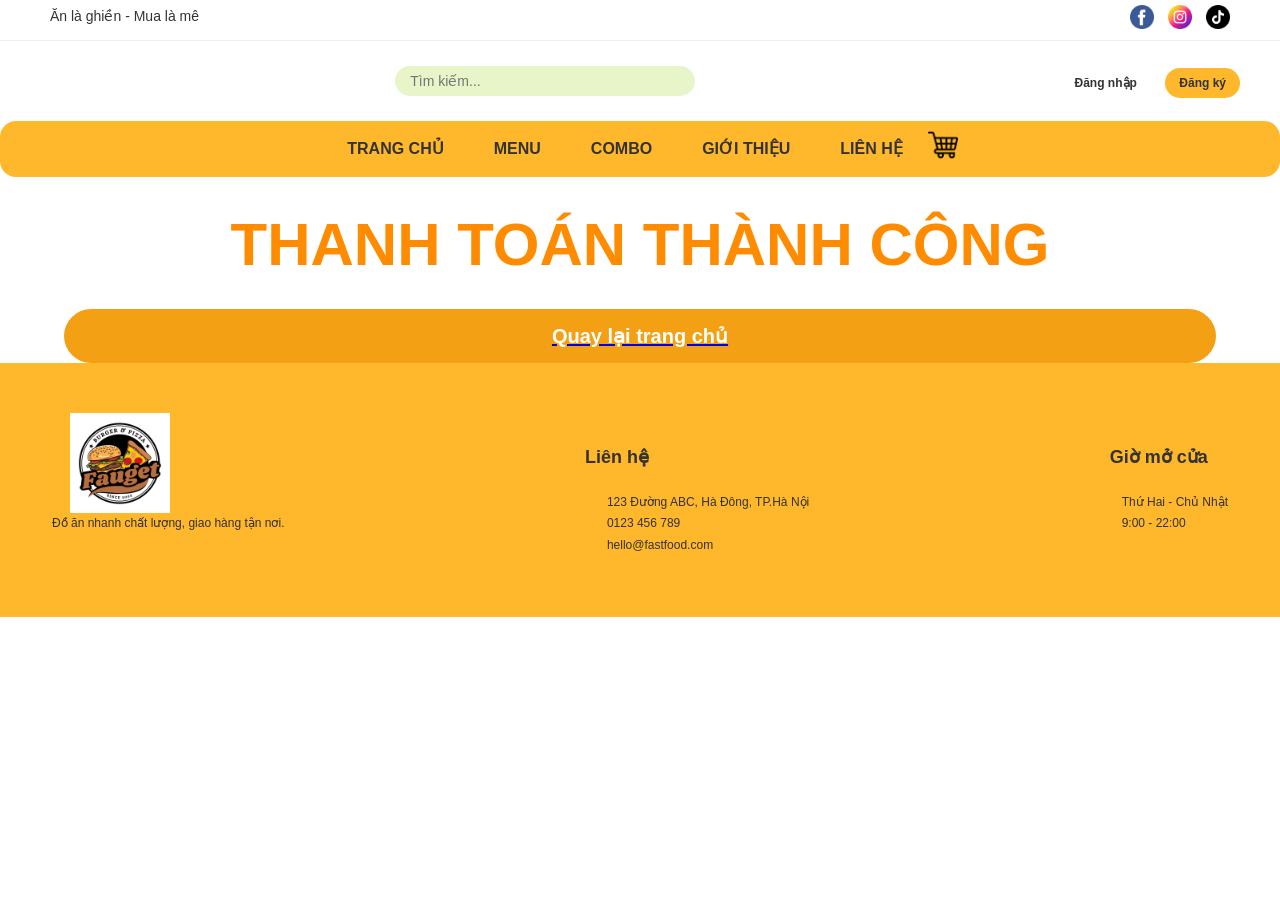
<file: finished-payment.html>
<!DOCTYPE html>
<html lang="en">
<head>
    <meta charset="UTF-8">
    <meta name="viewport" content="width=device-width, initial-scale=1.0">
    <title>Hoàn thành thanh toán</title>
    <link rel="stylesheet" href="styleindex.css">
    <link rel="stylesheet" href="stylefinished.css">
</head>
<body>
    <header>
        <div class="top-bar">
            <span>Ăn là ghiền - Mua là mê</span>
            <div class="social-icons">
                <a href="#"><img src="image/facebook.png" alt="Facebook"></a>
                <a href="#"><img src="image/instagram.png" alt="Instagram"></a>
                <a href="#"><img src="image/tiktok.png" alt="Tiktok"></a>
            </div>
        </div>

        <div class = "mid-header container">
            <div class = "logo">
                <a href = "image/Fauget.png" alt="Fauget Logo"></a>
            </div>
            <div class = "search-bar">
                <input type="text" placeholder="Tìm kiếm...">
                <button><i class="fas fa-search"></i></button>
            </div>
            <div>
                <a href="login.html" class="btn-login">Đăng nhập</a>
                <a href="register.html" class="btn-register">Đăng ký</a>
            </div>
        </div>
        <nav class="main-nav">
            <div class="container nav-flex">
                <ul>
                    <li><a href="index.html" class="active">Trang chủ</a></li>
                    <li><a href="menu.html">MENU</a></li>
                    <li><a href="combo.html">COMBO</a></li>
                    <li><a href="about.html">GIỚI THIỆU</a></li>
                    <li><a href="contact.html">LIÊN HỆ</a></li>
                </ul>
                <div class="cart-icon">
                    <a href="cart.html"><img src="image/cart.png" alt="Giỏ hàng"><i class ="fas fa-shopping-cart"></i></a>
                </div>
            </div>
        </nav>
    </header>

    <div class = "title">THANH TOÁN THÀNH CÔNG</div>
    <a href="index.html">
        <button class="comeback-btn">Quay lại trang chủ</button>
    </a>


    <footer>
        <div class="container footer-content">
            <div class="footer-logo">
                <img src="image/Fauget.png" alt="Fauget Logo">
                <p>Đồ ăn nhanh chất lượng, giao hàng tận nơi.</p>
            </div>
            <div class="footer-contact">
                <h4>
                    Liên hệ
                </h4>
                <p><i class="fas fa-map-marker-alt"></i> 123 Đường ABC, Hà Đông, TP.Hà Nội</p>
                <p><i class="fas fa-phone"></i> 0123 456 789</p>
                <p><i class="fas fa-envelope"></i> hello@fastfood.com</p>
            </div>
            <div class="footer-hours">
                <h4>Giờ mở cửa</h4>
                <p>Thứ Hai - Chủ Nhật</p>
                <p>9:00 - 22:00</p>
            </div>
        </div>
    </footer>
</body>
</html>
</file>
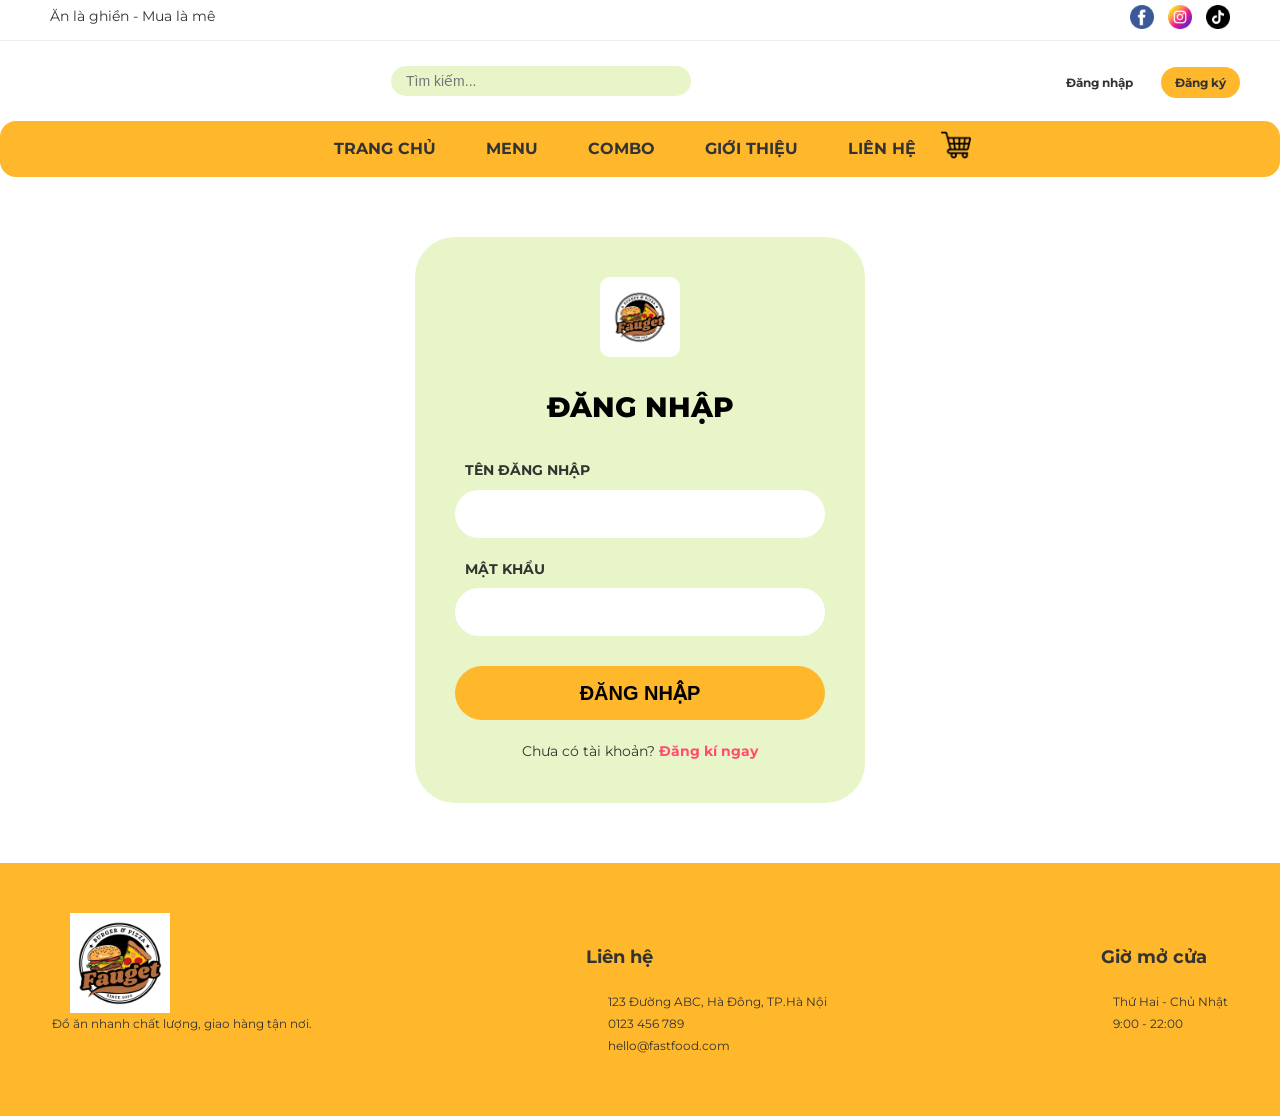
<file: login.html>
<!DOCTYPE html>
<html lang="en">
<head>
    <meta charset="UTF-8">
    <meta name="viewport" content="width=device-width, initial-scale=1.0">
    <title>Đăng nhập</title>
    <meta name="keywords" content="Ăn là ghiền, Mua là mê, Đồ ăn ngon, Đồ ăn vặt, Đồ ăn nhanh, Food, Order đồ ăn, Đăng nhập">
    <meta name="description" content="Đăng nhập vào tài khoản của bạn tại Ăn là ghiền - Mua là mê để trải nghiệm dịch vụ đặt đồ ăn nhanh chóng và tiện lợi.">
    <link href="https://fonts.googleapis.com/css2?family=Montserrat:wght@400;600;700&display=swap" rel="stylesheet">
    <link rel="stylesheet" href="stylelogin.css">
    <link rel="stylesheet" href="styleindex.css">
</head>
<body>
    <!--Header trên đầu-->
    <header>
        <div class="top-bar">
            <span>Ăn là ghiền - Mua là mê</span>
            <div class="social-icons">
                <a href="#"><img src="image/facebook.png" alt="Facebook"></a>
                <a href="#"><img src="image/instagram.png" alt="Instagram"></a>
                <a href="#"><img src="image/tiktok.png" alt="Tiktok"></a>
            </div>
        </div>

        <div class = "mid-header container">
            <div class = "logo">
                <a href = "image/Fauget.png" alt="Fauget Logo"></a>
            </div>
            <div class = "search-bar">
                <input type="text" placeholder="Tìm kiếm...">
                <button><i class="fas fa-search"></i></button>
            </div>
            <div>
                <a href="login.html" class="btn-login">Đăng nhập</a>
                <a href="register.html" class="btn-register">Đăng ký</a>
            </div>
        </div>
        <nav class="main-nav">
            <div class="container nav-flex">
                <ul>
                    <li><a href="index.html" class="active">Trang chủ</a></li>
                    <li><a href="menu.html">MENU</a></li>
                    <li><a href="combo.html">COMBO</a></li>
                    <li><a href="about.html">GIỚI THIỆU</a></li>
                    <li><a href="contact.html">LIÊN HỆ</a></li>
                </ul>
                <div class="cart-icon">
                    <a href="cart.html"><img src="image/cart.png" alt="Giỏ hàng"><i class ="fas fa-shopping-cart"></i></a>
                </div>
            </div>
        </nav>
    </header>

    <main class="login-section">
        <div class="login-box">
            <div class="login-logo">
                <img src="image/Fauget.png" alt="Logo">
            </div>
            <h2>ĐĂNG NHẬP</h2>
            
            <form>
                <div class="form-group">
                    <label>TÊN ĐĂNG NHẬP</label>
                    <input type="text" required>
                </div>
                
                <div class="form-group">
                    <label>MẬT KHẨU</label>
                    <input type="password" required>
                </div>
                
                <button type="submit" class="btn-submit-login">ĐĂNG NHẬP</button>
            </form>
            
            <p class="forgot-pass">
                Chưa có tài khoản? <a href="register.html">Đăng kí ngay</a>
            </p>
        </div>
    </main>

    <footer>
        <div class="container footer-content">
            <div class="footer-logo">
                <img src="image/Fauget.png" alt="Fauget Logo">
                <p>Đồ ăn nhanh chất lượng, giao hàng tận nơi.</p>
            </div>
            <div class="footer-contact">
                <h4>
                    Liên hệ
                </h4>
                <p><i class="fas fa-map-marker-alt"></i> 123 Đường ABC, Hà Đông, TP.Hà Nội</p>
                <p><i class="fas fa-phone"></i> 0123 456 789</p>
                <p><i class="fas fa-envelope"></i> hello@fastfood.com</p>
            </div>
            <div class="footer-hours">
                <h4>Giờ mở cửa</h4>
                <p>Thứ Hai - Chủ Nhật</p>
                <p>9:00 - 22:00</p>
            </div>
        </div>
    </footer>
    
<script>
function loginUser(){
    alert("Đăng nhập thành công!");
    window.location.href="index.html";
    return false;
}
</script>
    
</body>
</html>
</file>
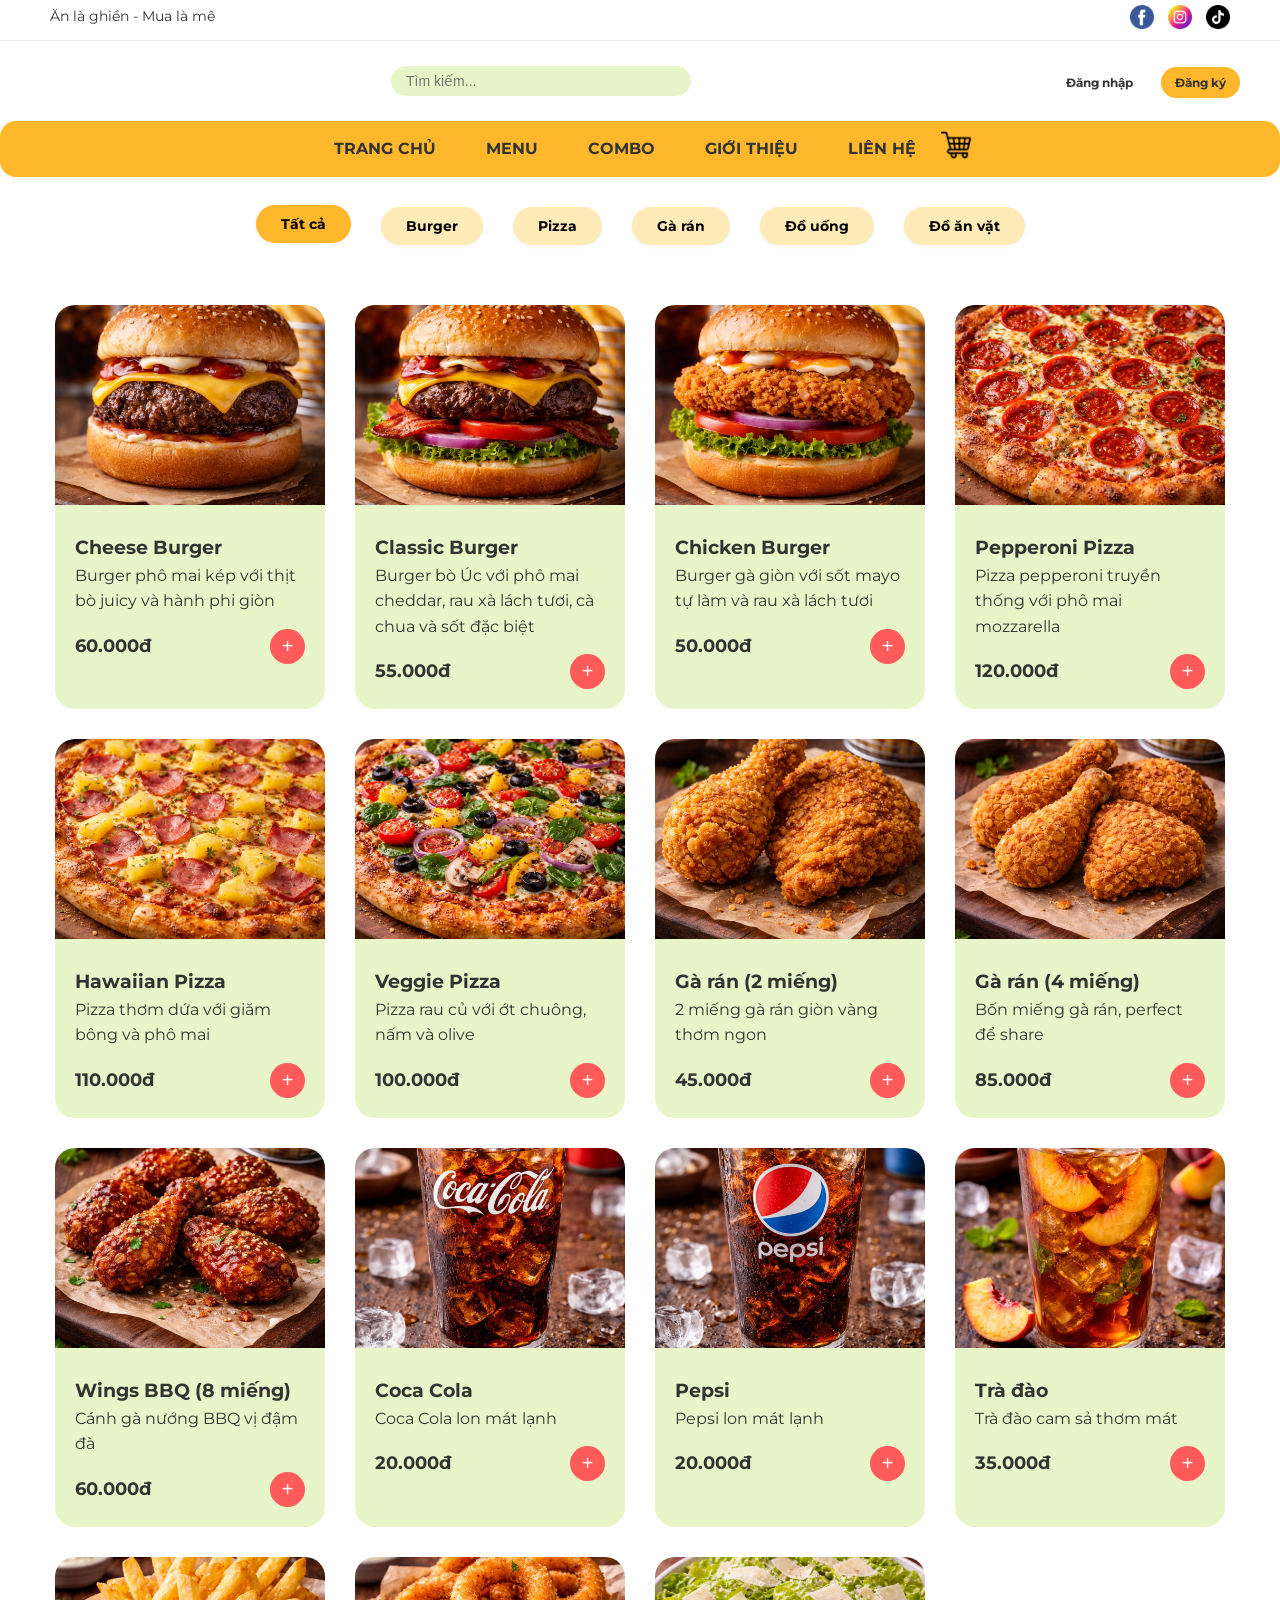
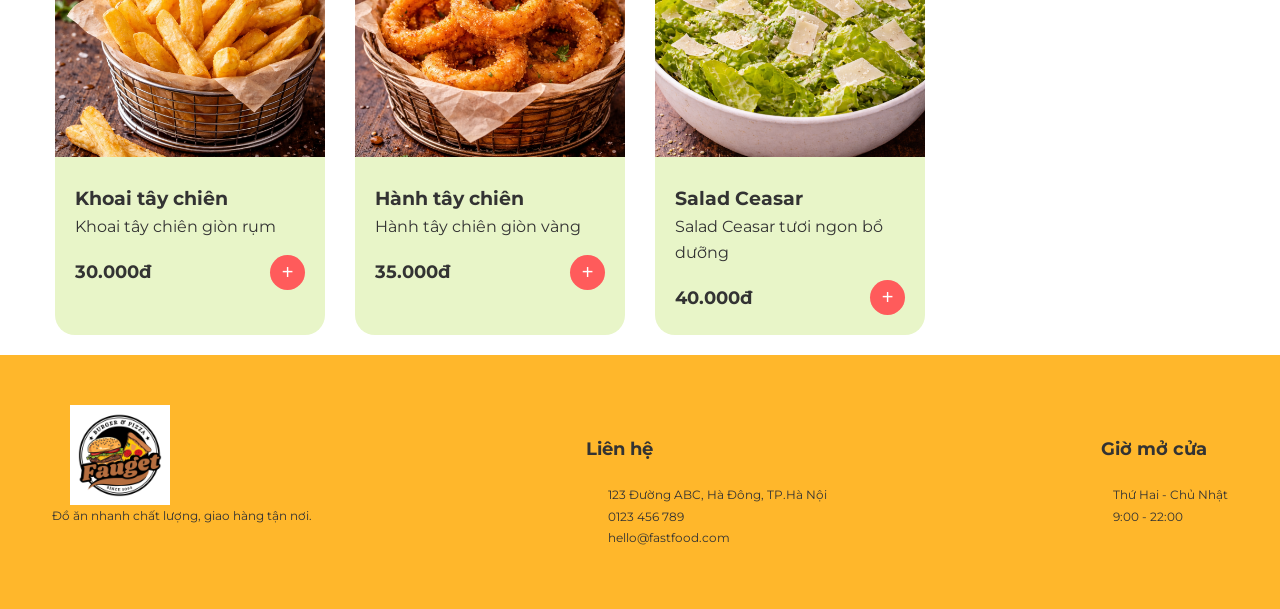
<file: menu.html>
<!DOCTYPE html>
<html lang="en">
<head>
    <meta charset="UTF-8">
    <meta name="viewport" content="width=device-width, initial-scale=1.0">
    <title>Danh Mục Sản Phẩm</title>
    <meta name="keywords" content="Ăn là ghiền, Mua là mê, Đồ ăn ngon, Đồ ăn vặt, Đồ ăn nhanh, Food, Order đồ ăn">
    <meta name="description" content="Danh mục món ăn đa dạng và hấp dẫn tại Ăn là ghiền - Mua là mê, nơi bạn có thể tìm thấy những món ăn ngon và phù hợp với khẩu vị của mình.">
    <link href="https://fonts.googleapis.com/css2?family=Montserrat:wght@400;600;700&display=swap" rel="stylesheet">
    <link rel="stylesheet" href="styleindex.css">
    <link rel="stylesheet" href="stylemenu.css">
</head>
<body>
    <header>
        <div class="top-bar">
            <span>Ăn là ghiền - Mua là mê</span>
            <div class="social-icons">
                <a href="#"><img src="image/facebook.png" alt="Facebook"></a>
                <a href="#"><img src="image/instagram.png" alt="Instagram"></a>
                <a href="#"><img src="image/tiktok.png" alt="Tiktok"></a>
            </div>
        </div>

        <div class = "mid-header container">
            <div class = "logo">
                <a href = "image/Fauget.png" alt="Fauget Logo"></a>
            </div>
            <div class = "search-bar">
                <input type="text" placeholder="Tìm kiếm...">
                <button><i class="fas fa-search"></i></button>
            </div>
            <div>
                <a href="login.html" class="btn-login">Đăng nhập</a>
                <a href="register.html" class="btn-register">Đăng ký</a>
            </div>
        </div>
        <nav class="main-nav">
            <div class="container nav-flex">
                <ul>
                    <li><a href="index.html" class="active">Trang chủ</a></li>
                    <li><a href="menu.html">MENU</a></li>
                    <li><a href="combo.html">COMBO</a></li>
                    <li><a href="about.html">GIỚI THIỆU</a></li>
                    <li><a href="contact.html">LIÊN HỆ</a></li>
                </ul>
                <div class="cart-icon">
                    <a href="cart.html"><img src="image/cart.png" alt="Giỏ hàng"><i class ="fas fa-shopping-cart"></i></a>
                </div>
            </div>
        </nav>
    </header>

    <div class="container">
        <div class="filter-container">
            <button class="filter-btn active" data-filter="all">Tất cả</button>
            <button class="filter-btn" data-filter="burger">Burger</button>
            <button class="filter-btn" data-filter="pizza">Pizza</button>
            <button class="filter-btn" data-filter="ga-ran">Gà rán</button>
            <button class="filter-btn" data-filter="do-uong">Đồ uống</button>
            <button class="filter-btn" data-filter="do-an-vat">Đồ ăn vặt</button>
        </div>
    </div>

    <!-- Sản Phẩm -->
    <section class="menu container">
        <div class="product-grid">
            <div class="product-card" data-category="burger">
                <img src="image/cheeseburger.png" alt="Cheese Burger">
                <div class ="product-info">
                    <h3>Cheese Burger</h3>
                    <p>Burger phô mai kép với thịt bò juicy và hành phi giòn</p>
                    <div class="product-footer">
                        <span class="price">60.000đ</span>
                        <button class="add-btn">+</button>
                    </div>
                </div>
            </div>

            <div class="product-card" data-category="burger">
                <img src="image/classicburger.png" alt="Classic Burger"></a>
                <div class="product-info">
                    <h3>Classic Burger</h3>
                    <p>Burger bò Úc với phô mai cheddar, rau xà lách tươi, cà chua và sốt đặc biệt</p>
                    <div class="product-footer">
                        <span class="price">55.000đ</span>
                        <button class="add-btn">+</button>
                    </div>
                </div>
            </div>
        
            <div class="product-card" data-category="burger">
                <img src="image/chickenburger.png" alt="Chicken Burger">
                <div class="product-info">
                    <h3>Chicken Burger</h3>
                    <p>Burger gà giòn với sốt mayo tự làm và rau xà lách tươi</p>
                    <div class="product-footer">
                        <span class="price">50.000đ</span>
                        <button class="add-btn">+</button>
                    </div>
                </div>
            </div>
        
            <div class="product-card" data-category="pizza">
                <img src="image/pepperonipizza.png" alt="Pepperoni Pizza">
                <div class="product-info">
                    <h3>Pepperoni Pizza</h3>
                    <p>Pizza pepperoni truyền thống với phô mai mozzarella</p>
                    <div class="product-footer">
                        <span class="price">120.000đ</span>
                        <button class="add-btn">+</button>
                    </div>
                </div>  
            </div>

            <div class="product-card" data-category="pizza">
                <img src="image/hawaianpizza.png" alt="Hawaiian Pizza">
                <div class="product-info">
                    <h3>Hawaiian Pizza</h3>
                    <p>Pizza thơm dứa với giăm bông và phô mai</p>
                    <div class="product-footer">
                        <span class="price">110.000đ</span>
                        <button class="add-btn">+</button>
                    </div>
                </div>
            </div>

            <div class="product-card" data-category="pizza">
                <img src="image/veggiepizza.png" alt="Veggie Pizza">
                <div class="product-info">
                    <h3>Veggie Pizza</h3>
                    <p>Pizza rau củ với ớt chuông, nấm và olive</p>
                    <div class="product-footer">
                        <span class="price">100.000đ</span>
                        <button class="add-btn">+</button>
                    </div>
                </div>
            </div>

            <div class="product-card" data-category="ga-ran">
                <img src="image/ga2.png" alt="Gà rán (2 miếng)"></a>
                <div class="product-info">
                    <h3>Gà rán (2 miếng)</h3>
                    <p>2 miếng gà rán giòn vàng thơm ngon</p>
                    <div class="product-footer">
                        <span class="price">45.000đ</span>
                        <button class="add-btn">+</button>
                    </div>
                </div>
            </div>

            <div class="product-card" data-category="ga-ran">
                <img src="image/ga4.png" alt="Gà rán (4 miếng)"></a>
                <div class="product-info">
                    <h3>Gà rán (4 miếng)</h3>
                    <p>Bốn miếng gà rán, perfect để share</p>
                    <div class="product-footer">
                        <span class="price">85.000đ</span>
                        <button class="add-btn">+</button>
                    </div>
                </div>
            </div>

            <div class="product-card" data-category="ga-ran">
                <img src="image/wingbbq.png" alt="Wings BBQ (8 miếng)"></a>
                <div class="product-info">
                    <h3>Wings BBQ (8 miếng)</h3>
                    <p>Cánh gà nướng BBQ vị đậm đà</p>
                    <div class="product-footer">
                        <span class="price">60.000đ</span>
                        <button class="add-btn">+</button>
                    </div>
                </div>
            </div>

            <div class="product-card" data-category="do-uong">
                <img src="image/cocacola.png" alt="Coca Cola">
                <div class="product-info">
                    <h3>Coca Cola</h3>
                    <p>Coca Cola lon mát lạnh</p>
                    <div class="product-footer">
                        <span class="price">20.000đ</span>
                        <button class="add-btn">+</button>
                    </div>
                </div>
            </div>

            <div class="product-card" data-category="do-uong">
                <img src="image/pepsi.png" alt="Pepsi">
                <div class="product-info">
                    <h3>Pepsi</h3>
                    <p>Pepsi lon mát lạnh</p>
                    <div class="product-footer">
                        <span class="price">20.000đ</span>
                        <button class="add-btn">+</button>
                    </div>
                </div>
            </div>

            <div class="product-card" data-category="do-uong">
                <img src="image/tradao.png" alt="Trà đào">
                <div class="product-info">
                    <h3>Trà đào</h3>
                    <p>Trà đào cam sả thơm mát</p>
                    <div class="product-footer">
                        <span class="price">35.000đ</span>
                        <button class="add-btn">+</button>
                    </div>
                </div>
            </div>

            <div class="product-card" data-category="do-an-vat">
                <img src="image/khoaitaychien.png" alt="Khoai tây chiên">
                <div class="product-info">
                    <h3>Khoai tây chiên</h3>
                    <p>Khoai tây chiên giòn rụm</p>
                    <div class="product-footer">
                        <span class="price">30.000đ</span>
                        <button class="add-btn">+</button>
                    </div>
                </div>  
            </div>

            <div class="product-card" data-category="do-an-vat">
                <img src="image/onionring.png" alt="Hành tây chiên">
                <div class="product-info">
                    <h3>Hành tây chiên</h3>
                    <p>Hành tây chiên giòn vàng</p>
                    <div class="product-footer">
                        <span class="price">35.000đ</span>
                        <button class="add-btn">+</button>
                    </div>
                </div>
            </div>

            <div class="product-card" data-category="do-an-vat">
                <img src="image/salad.png" alt="Salad Ceasar">
                <div class="product-info">
                    <h3>Salad Ceasar</h3>
                    <p>Salad Ceasar tươi ngon bổ dưỡng</p>
                    <div class="product-footer">
                        <span class="price">40.000đ</span>
                        <button class="add-btn">+</button>
                    </div>
                </div>  
            </div>
        </div>
    </section>
    
<footer>
        <div class="container footer-content">
            <div class="footer-logo">
                <img src="image/Fauget.png" alt="Fauget Logo">
                <p>Đồ ăn nhanh chất lượng, giao hàng tận nơi.</p>
            </div>
            <div class="footer-contact">
                <h4>
                    Liên hệ
                </h4>
                <p><i class="fas fa-map-marker-alt"></i> 123 Đường ABC, Hà Đông, TP.Hà Nội</p>
                <p><i class="fas fa-phone"></i> 0123 456 789</p>
                <p><i class="fas fa-envelope"></i> hello@fastfood.com</p>
            </div>
            <div class="footer-hours">
                <h4>Giờ mở cửa</h4>
                <p>Thứ Hai - Chủ Nhật</p>
                <p>9:00 - 22:00</p>
            </div>
        </div>
    </footer>

    <script>
const filterBtns = document.querySelectorAll(".filter-btn");
const products = document.querySelectorAll(".product-card");

filterBtns.forEach(btn => {
    btn.addEventListener("click", function(){

        const filter = this.dataset.filter;

        products.forEach(product => {

            if(filter === "all" || product.dataset.category === filter){
                product.style.display = "";
            }else{
                product.style.display = "none";
            }

        });

    });
});


const addBtns = document.querySelectorAll(".add-btn");

addBtns.forEach(btn => {

    btn.addEventListener("click", function(){

        const card = this.closest(".product-card");

        const name = card.querySelector("h3").innerText;
        const price = card.querySelector(".price").innerText;
        const img = card.querySelector("img").src;

        let cart = JSON.parse(localStorage.getItem("cart")) || [];

        const exist = cart.find(item => item.name === name);

        if(exist){
            exist.quantity++;
        }else{
            cart.push({
                name: name,
                price: price,
                img: img,
                quantity: 1
            });
        }

        localStorage.setItem("cart", JSON.stringify(cart));

        alert("Đã thêm " + name + " vào giỏ hàng!");

    });

});

</script>

</body>
</html>
</file>
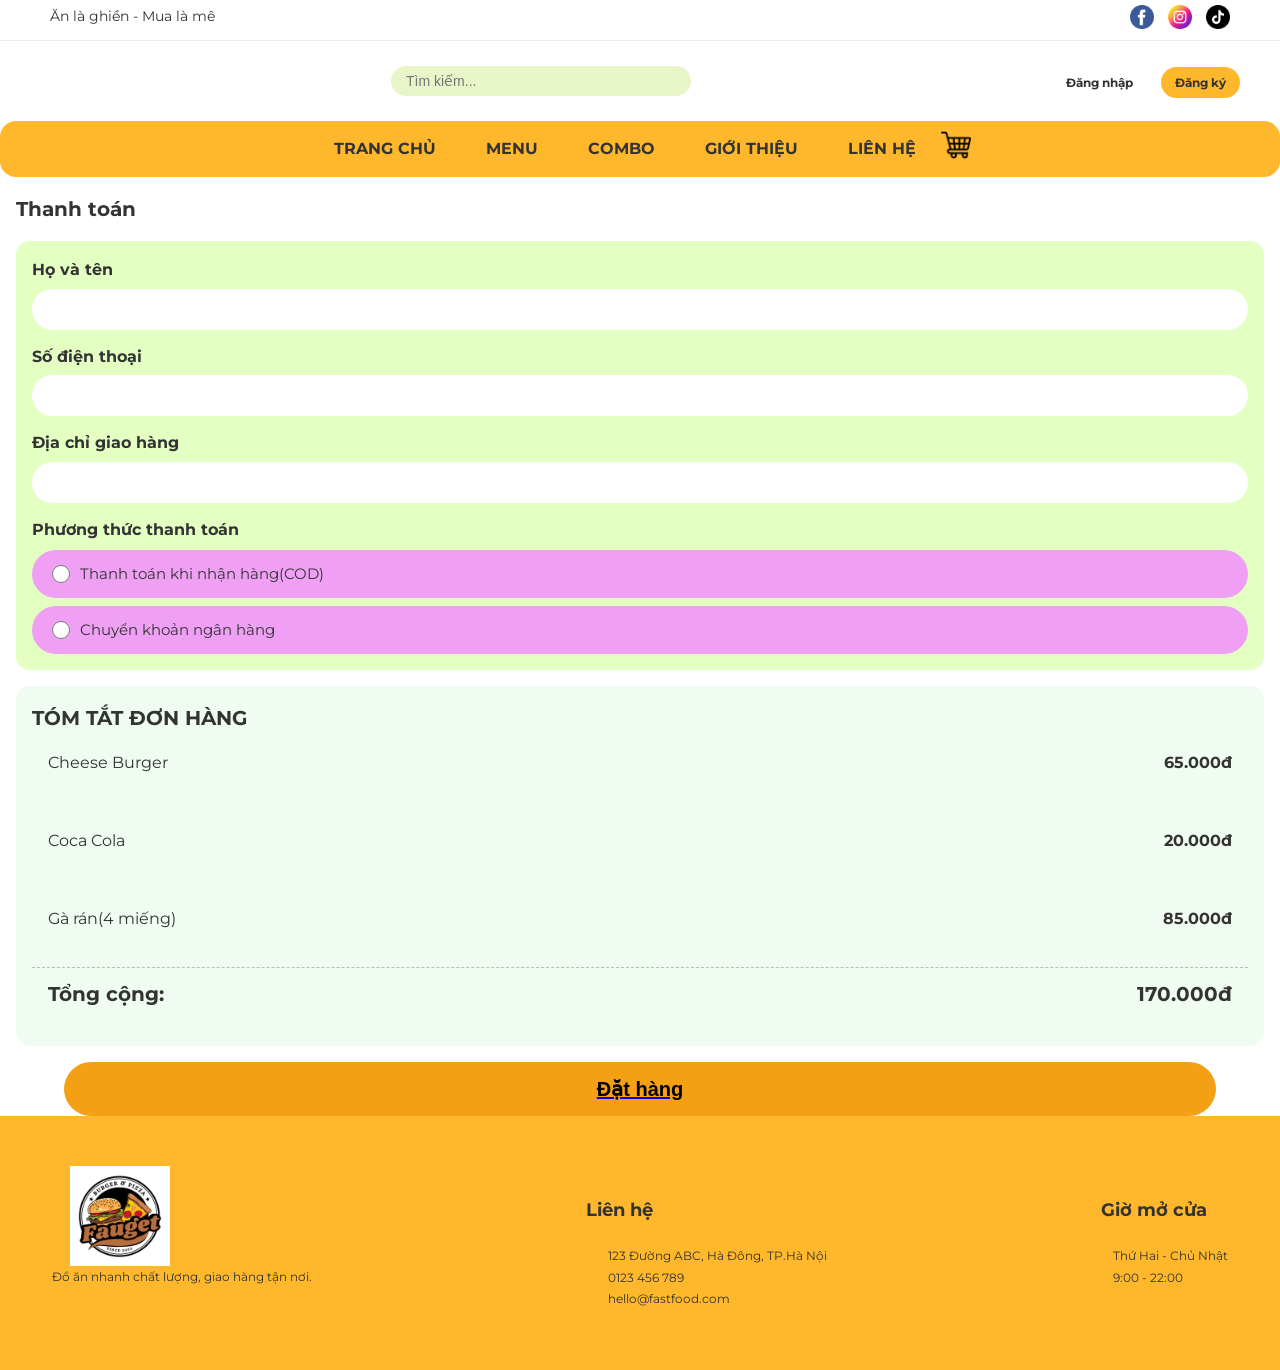
<file: payment.html>
<!DOCTYPE html>
<html lang="en">
<head>
    <meta charset="UTF-8">
    <meta name="viewport" content="width=device-width, initial-scale=1.0">
    <title>Trang thông tin thanh toán</title>
    <meta name="keywords" content="Ăn là ghiền, Mua là mê, Đồ ăn ngon, Đồ ăn vặt, Đồ ăn nhanh, Food, Order đồ ăn">
    <meta name="description" content="Điền thông tin thanh toán để hoàn tất đơn hàng.">
    <link href="https://fonts.googleapis.com/css2?family=Montserrat:wght@400;600;700&display=swap" rel="stylesheet">
    <link rel="stylesheet" href="styleindex.css">
    <link rel="stylesheet" href="stylepayment.css">
</head>
<body>
    <header>
        <div class="top-bar">
            <span>Ăn là ghiền - Mua là mê</span>
            <div class="social-icons">
                <a href="#"><img src="image/facebook.png" alt="Facebook"></a>
                <a href="#"><img src="image/instagram.png" alt="Instagram"></a>
                <a href="#"><img src="image/tiktok.png" alt="Tiktok"></a>
            </div>
        </div>

        <div class = "mid-header container">
            <div class = "logo">
                <a href = "image/Fauget.png" alt="Fauget Logo"></a>
            </div>
            <div class = "search-bar">
                <input type="text" placeholder="Tìm kiếm...">
                <button><i class="fas fa-search"></i></button>
            </div>
            <div>
                <a href="login.html" class="btn-login">Đăng nhập</a>
                <a href="register.html" class="btn-register">Đăng ký</a>
            </div>
        </div>
        <nav class="main-nav">
            <div class="container nav-flex">
                <ul>
                    <li><a href="index.html" class="active">Trang chủ</a></li>
                    <li><a href="menu.html">MENU</a></li>
                    <li><a href="combo.html">COMBO</a></li>
                    <li><a href="about.html">GIỚI THIỆU</a></li>
                    <li><a href="contact.html">LIÊN HỆ</a></li>
                </ul>
                <div class="cart-icon">
                    <a href="cart.html"><img src="image/cart.png" alt="Giỏ hàng"><i class ="fas fa-shopping-cart"></i></a>
                </div>
            </div>
        </nav>
    </header>

    <h2 class="payment-title"> Thanh toán</h2>
    <div class="form-payment">
        <form>
            <div class="form-group">
                <label>Họ và tên</label>
                <input type="text" required>
            </div>
            <div class="form-group">
                <label>Số điện thoại</label>
                <input type="text" required>
            </div>
            
            <div class="form-group">
                <label>Địa chỉ giao hàng</label>
                <input type="text" required>
            </div>

            <p><strong>Phương thức thanh toán</strong></p>
            <label class="payment-option">
                <input type="radio" name="payment">
                Thanh toán khi nhận hàng(COD)
            </label>
            <label class="payment-option">
                <input type="radio" name="payment">
                Chuyển khoản ngân hàng
            </label>
        </form>
    </div>


    <div class="summary">
        <div class="summary-title">TÓM TẮT ĐƠN HÀNG </div>

        <div class="summary-row">
            <span>Cheese Burger</span>
            <span> 65.000đ</span>
        </div>
        <div class="summary-row">
            <span>Coca Cola</span>
            <span>20.000đ</span>
        </div>
        <div class="summary-row">
            <span>Gà rán(4 miếng)</span>
            <span> 85.000đ</span>
        </div>
        <div class="summary-row total">
             <span>Tổng cộng:</span>
             <div class=" text-orange"> 170.000đ</div>
        </div>
    </div>
    <a href="finished-payment">
        <button class="checkout-btn">Đặt hàng</button>
    </a>

    <footer>
        <div class="container footer-content">
            <div class="footer-logo">
                <img src="image/Fauget.png" alt="Fauget Logo">
                <p>Đồ ăn nhanh chất lượng, giao hàng tận nơi.</p>
            </div>
            <div class="footer-contact">
                <h4>
                    Liên hệ
                </h4>
                <p><i class="fas fa-map-marker-alt"></i> 123 Đường ABC, Hà Đông, TP.Hà Nội</p>
                <p><i class="fas fa-phone"></i> 0123 456 789</p>
                <p><i class="fas fa-envelope"></i> hello@fastfood.com</p>
            </div>
            <div class="footer-hours">
                <h4>Giờ mở cửa</h4>
                <p>Thứ Hai - Chủ Nhật</p>
                <p>9:00 - 22:00</p>
            </div>
        </div>
    </footer>

<script>
function placeOrder(){

    const name = document.querySelector('input[type="text"]').value;
    const phone = document.querySelectorAll('input[type="text"]')[1].value;
    const address = document.querySelectorAll('input[type="text"]')[2].value;

    const payment = document.querySelector('input[name="payment"]:checked');

    if(name === "" || phone === "" || address === ""){
        alert("Vui lòng điền đầy đủ thông tin!");
        return false;
    }

    if(!payment){
        alert("Vui lòng chọn phương thức thanh toán!");
        return false;
    }

    alert("Đặt hàng thành công! Cảm ơn bạn.");
    
    localStorage.removeItem("cart");

    window.location.href="finished-payment.html";
}
</script>
    
</body>
</html>
</file>
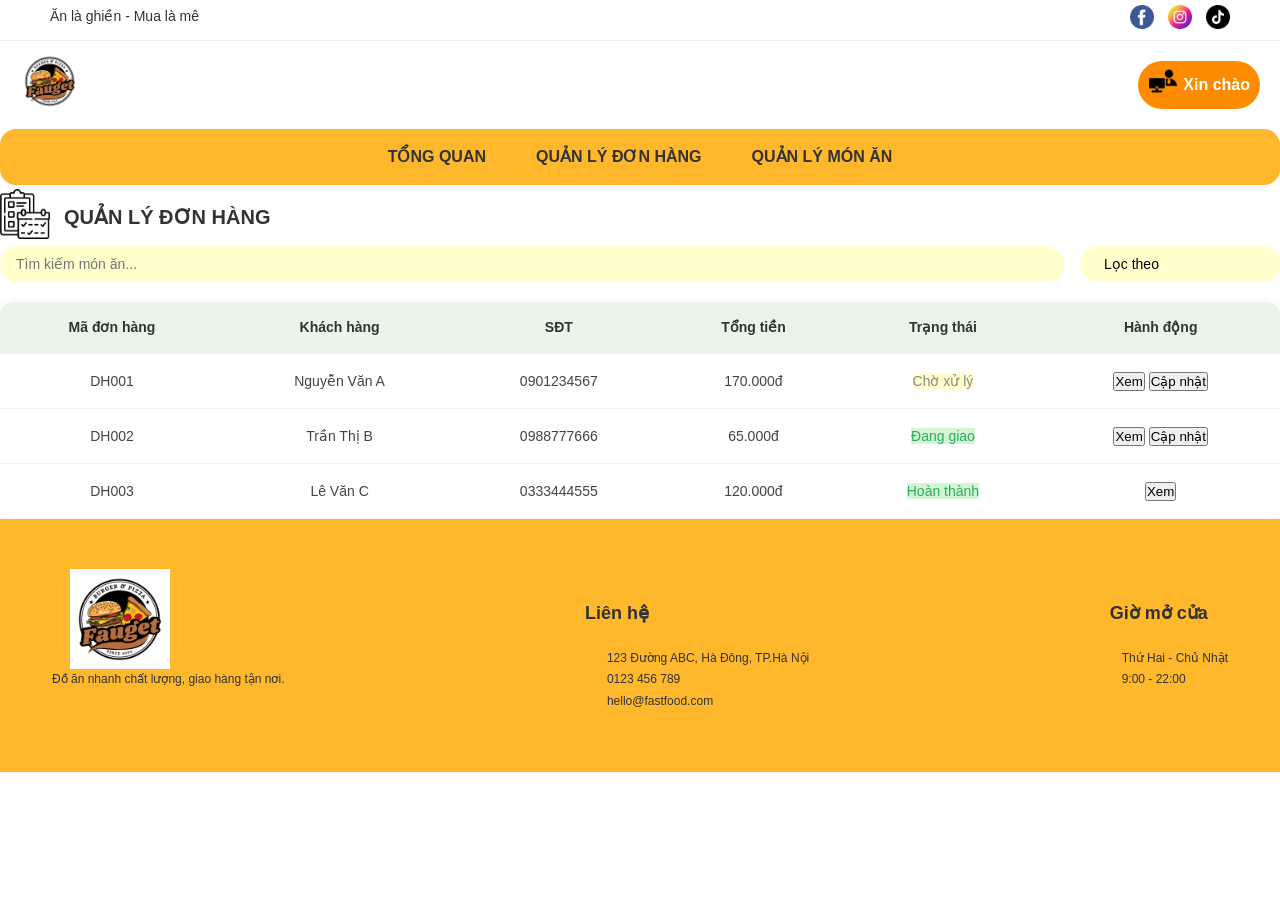
<file: quanlydonhang.html>
<!DOCTYPE html>
<html lang="en">
<head>
    <meta charset="UTF-8">
    <meta name="viewport" content="width=device-width, initial-scale=1.0">
    <title>Document</title>
    <link rel="stylesheet" href="styleindex.css">
    <link rel="stylesheet" href="quanlydonhang.css">
    <link rel="stylesheet" href="header-footer.css"
</head>
<body>
    <header>
        <div class="top-bar">
            <span>Ăn là ghiền - Mua là mê</span>
            <div class="social-icons">
                <a href="#"><img src="image/facebook.png" alt="Facebook"></a>
                <a href="#"><img src="image/instagram.png" alt="Instagram"></a>
                <a href="#"><img src="image/tiktok.png" alt="Tiktok"></a>
            </div>
        </div>

        <div class = "logo-container">
            <div class = "admin-logo">
                <a href ="index.html"><img src="image/Fauget.png" alt="Fauget Logo"></a>
            </div>

            <div class="admin-container">
                <div class="icon-user">
                    <img src="image2/administrator.png" alt="Hello">
                </div>
                <span>Xin chào</span>
            </div>
        </div>
        
        
        <nav class="main-nav">
            <div class="container nav-flex">
                <ul>
                    <li><a href="tongquan.html" class="active">TỔNG QUAN</a></li>
                    <li><a href="quanlydonhang.html">QUẢN LÝ ĐƠN HÀNG</a></li>
                    <li><a href="quanlymonan.html">QUẢN LÝ MÓN ĂN</a></li>
                </ul>
            </div>
        </nav>
    </header>



    <div class="title-donhang">
        <div class="title-icon"><img src="image2/schedule.png" alt="Qldh"></div>
        <h2>QUẢN LÝ ĐƠN HÀNG</h2>
    </div>

    <div class="timkiem">
        <div class = "search-donhang">
            <input type="text" placeholder="Tìm kiếm món ăn...">
            <button><i class="fas fa-search"></i></button>
        </div>

        <div class="filter-order filter-wrapper">
            <button class="filter-btn" onclick="toggleFilter()">
                Lọc theo
            </button>
            <div class="filter-dropdown" id="filterDropdown">
                <label><input type="checkbox"> Mã đơn hàng</label>
                <label><input type="checkbox"> Tên khách hàng</label>
                <label><input type="checkbox"> SĐT</label>
                <label><input type="checkbox"> Tổng tiền</label>
                <label><input type="checkbox"> Trạng thái</label>
                <label><input type="checkbox"> Hành động</label>
            </div>
        </div>
    </div>
    

    <script>
        function toggleFilter() {
            const dropdown = document.getElementById('filterDropdown');
            dropdown.classList.toggle('show');
        }

        document.addEventListener('click', function(e) {
            if (!e.target.closest('.filter-wrapper')) {
                document.getElementById('filterDropdown').classList.remove('show');
            }
        });
    </script>

    <table>
        <thead>
            <tr> 
                <th>Mã đơn hàng</th>
                <th>Khách hàng</th>
                <th>SĐT</th>
                <th>Tổng tiền</th>
                <th>Trạng thái</th>
                <th>Hành động</th>
            </tr>
        </thead>
        <tbody id="ordertable"></tbody>
    </table>

    <footer>
        <div class="container footer-content">
            <div class="footer-logo">
                <img src="image/Fauget.png" alt="Fauget Logo">
                <p>Đồ ăn nhanh chất lượng, giao hàng tận nơi.</p>
            </div>
            <div class="footer-contact">
                <h4>
                    Liên hệ
                </h4>
                <p><i class="fas fa-map-marker-alt"></i> 123 Đường ABC, Hà Đông, TP.Hà Nội</p>
                <p><i class="fas fa-phone"></i> 0123 456 789</p>
                <p><i class="fas fa-envelope"></i> hello@fastfood.com</p>
            </div>
            <div class="footer-hours">
                <h4>Giờ mở cửa</h4>
                <p>Thứ Hai - Chủ Nhật</p>
                <p>9:00 - 22:00</p>
            </div>
        </div>
    </footer>

     <script>

// ===== TẠO DỮ LIỆU MẪU =====
if (!localStorage.getItem('orders')) {

    const sampleOrders = [
        { id:'DH001', name:'Nguyễn Văn A', phone:'0901234567', total:'170.000đ', status:'Cho xu ly' },
        { id:'DH002', name:'Trần Thị B', phone:'0988777666', total:'65.000đ', status:'Dang giao' },
        { id:'DH003', name:'Lê Văn C', phone:'0333444555', total:'120.000đ', status:'Hoan thanh' }
    ];

    localStorage.setItem('orders', JSON.stringify(sampleOrders));
}


// ===== HIỂN THỊ ĐƠN HÀNG =====
function renderOrders(searchText=""){

    const orders = JSON.parse(localStorage.getItem("orders")) || [];
    const tbody = document.getElementById("ordertable");

    tbody.innerHTML="";

    const filtered = orders.filter(order =>
        order.name.toLowerCase().includes(searchText.toLowerCase()) ||
        order.id.toLowerCase().includes(searchText.toLowerCase())
    );

    if(filtered.length===0){
        tbody.innerHTML="<tr><td colspan='6'>Không có đơn hàng</td></tr>";
        return;
    }

    filtered.forEach((order,index)=>{

        let statusText="Chờ xử lý";
        let badge="badge-wait";

        if(order.status==="Dang giao"){
            statusText="Đang giao";
            badge="badge-ship";
        }

        if(order.status==="Hoan thanh"){
            statusText="Hoàn thành";
            badge="badge-done";
        }

        let action=`
        <button onclick="viewOrder('${order.id}')">Xem</button>
        `;

        if(order.status!=="Hoan thanh"){
            action+=`<button onclick="updateStatus(${index})">Cập nhật</button>`;
        }

        tbody.innerHTML+=`
        <tr>
            <td>${order.id}</td>
            <td>${order.name}</td>
            <td>${order.phone}</td>
            <td>${order.total}</td>
            <td><span class="${badge}">${statusText}</span></td>
            <td>${action}</td>
        </tr>
        `;
    });

}


// ===== XEM ĐƠN =====
function viewOrder(id){
    alert("Chi tiết đơn hàng: "+id);
}


// ===== CẬP NHẬT TRẠNG THÁI =====
function updateStatus(index){

    let orders = JSON.parse(localStorage.getItem("orders"));

    if(orders[index].status==="Cho xu ly"){
        orders[index].status="Dang giao";
    }
    else if(orders[index].status==="Dang giao"){
        orders[index].status="Hoan thanh";
    }

    localStorage.setItem("orders",JSON.stringify(orders));

    renderOrders();
}


// ===== TÌM KIẾM =====
const searchInput=document.querySelector(".search-donhang input");
const searchBtn=document.querySelector(".search-donhang button");

searchBtn.onclick=()=>renderOrders(searchInput.value);

searchInput.addEventListener("keyup",function(e){
    if(e.key==="Enter"){
        renderOrders(searchInput.value);
    }
});


// ===== DROPDOWN FILTER =====
function toggleFilter(){
    document.getElementById("filterDropdown").classList.toggle("show");
}

window.onclick=function(e){

    if(!e.target.closest(".filter-wrapper")){
        document.getElementById("filterDropdown").classList.remove("show");
    }

}


// ===== LOAD PAGE =====
renderOrders();

</script>
    
</body>
</html>
</file>
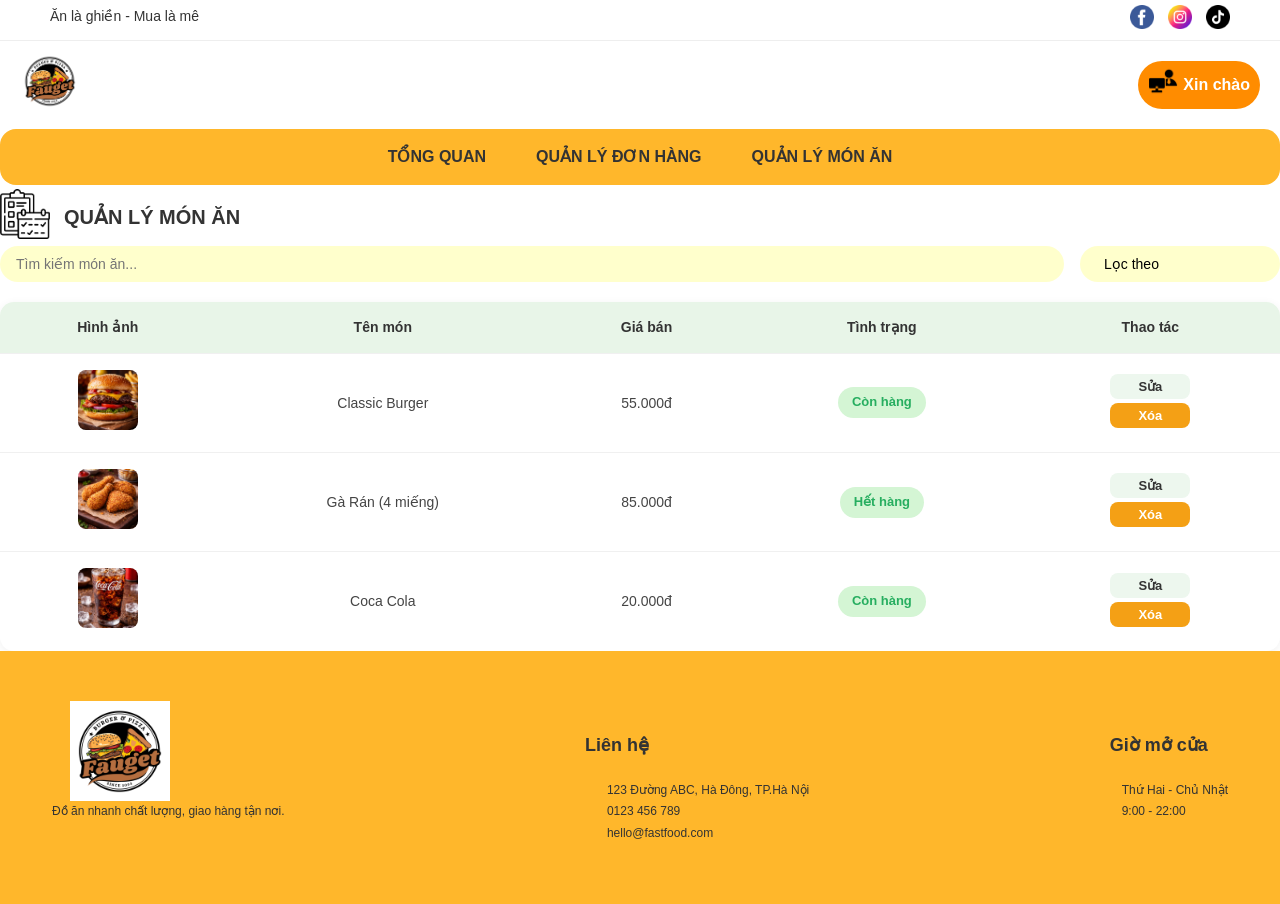
<file: quanlymonan.html>
<!DOCTYPE html>
<html lang="en">
<head>
    <meta charset="UTF-8">
    <meta name="viewport" content="width=device-width, initial-scale=1.0">
    <title>Document</title>
    <link rel="stylesheet" href="styleindex.css">
    <link rel="stylesheet" href="quanlymonan.css">
    <link rel="stylesheet" href="header-footer.css">
</head>
<body>
    <header>
        <div class="top-bar">
            <span>Ăn là ghiền - Mua là mê</span>
            <div class="social-icons">
                <a href="#"><img src="image/facebook.png" alt="Facebook"></a>
                <a href="#"><img src="image/instagram.png" alt="Instagram"></a>
                <a href="#"><img src="image/tiktok.png" alt="Tiktok"></a>
            </div>
        </div>

        <div class = "logo-container">
            <div class = "admin-logo">
                <a href ="index.html"><img src="image/Fauget.png" alt="Fauget Logo"></a>
            </div>

            <div class="admin-container">
                <div class="icon-user">
                    <img src="image2/administrator.png" alt="Hello">
                </div>
                <span>Xin chào</span>
            </div>
        </div>
        
        
        <nav class="main-nav">
            <div class="container nav-flex">
                <ul>
                    <li><a href="tongquan.html" class="active">TỔNG QUAN</a></li>
                    <li><a href="quanlydonhang.html">QUẢN LÝ ĐƠN HÀNG</a></li>
                    <li><a href="quanlymonan.html">QUẢN LÝ MÓN ĂN</a></li>
                </ul>
            </div>
        </nav>
    </header>



    <div class="title-donhang">
        <div class="title-icon"><img src="image2/schedule.png" alt="Qlma"></div>
        <h2>QUẢN LÝ MÓN ĂN</h2>
    </div>

    <div class="timkiem">
        <div class = "search-donhang">
            <input type="text" placeholder="Tìm kiếm món ăn...">
            <button><i class="fas fa-search"></i></button>
        </div>

        <div class="filter-order filter-wrapper">
            <button class="filter-btn" onclick="toggleFilter()">
                Lọc theo
            </button>
            <div class="filter-dropdown" id="filterDropdown">
                <label><input type="checkbox"> Hình ảnh </label>
                <label><input type="checkbox"> Tên món</label>
                <label><input type="checkbox"> Giá bán</label>
                <label><input type="checkbox"> Tình trạng</label>
                <label><input type="checkbox"> Thao tác</label>
            </div>
        </div>
    </div>
    

    <script>
        function toggleFilter() {
            const dropdown = document.getElementById('filterDropdown');
            dropdown.classList.toggle('show');
        }

        document.addEventListener('click', function(e) {
            if (!e.target.closest('.filter-wrapper')) {
                document.getElementById('filterDropdown').classList.remove('show');
            }
        });
    </script>

    <table>
        <thead>
            <tr> 
                <th>Hình ảnh</th>
                <th>Tên món</th>
                <th>Giá bán</th>
                <th>Tình trạng</th>
                <th>Thao tác</th>
            </tr>
        </thead>
        <tbody id="foodTable"></tbody>
    </table>

    <footer>
        <div class="container footer-content">
            <div class="footer-logo">
                <img src="image/Fauget.png" alt="Fauget Logo">
                <p>Đồ ăn nhanh chất lượng, giao hàng tận nơi.</p>
            </div>
            <div class="footer-contact">
                <h4>
                    Liên hệ
                </h4>
                <p><i class="fas fa-map-marker-alt"></i> 123 Đường ABC, Hà Đông, TP.Hà Nội</p>
                <p><i class="fas fa-phone"></i> 0123 456 789</p>
                <p><i class="fas fa-envelope"></i> hello@fastfood.com</p>
            </div>
            <div class="footer-hours">
                <h4>Giờ mở cửa</h4>
                <p>Thứ Hai - Chủ Nhật</p>
                <p>9:00 - 22:00</p>
            </div>
        </div>
    </footer>

        <script>
        var foods = JSON.parse(localStorage.getItem('foods') || '[]');

    if (foods.length === 0) {
        foods = [
            { img: "image/classicburger.png",  name: "Classic Burger",    price: "55.000đ", status: "Còn hàng" },
            { img: "image/ga4.png",  name: "Gà Rán (4 miếng)", price: "85.000đ", status: "Hết hàng" },
            { img: "image/cocacola.png",name: "Coca Cola",          price: "20.000đ", status: "Còn hàng" }
        ];
    }

    function renderFoods() {
        var tbody = document.getElementById('foodTable');
        tbody.innerHTML = '';

        if (foods.length === 0) {
            tbody.innerHTML = '<tr><td colspan="5" class="empty-msg">Chưa có món ăn</td></tr>';
            return;
        }

        foods.forEach(function(food, index) {
            var badgeClass = food.status === 'Còn hàng' ? 'badge-ship' : 'badge-done';
            tbody.innerHTML +=
                '<tr>' +
                '<td><img src="' + food.img + '" class="food-img"></td>' +
                '<td>' + food.name + '</td>' +
                '<td>' + food.price + '</td>' +
                '<td><span class="badge ' + badgeClass + '">' + food.status + '</span></td>' +
                '<td>' +
                    '<button class="btn btn-view" onclick="suaMon(' + index + ')">Sửa</button>' +
                    '<button class="btn btn-update" onclick="xoaMon(' + index + ')">Xóa</button>' +
                '</td>' +
                '</tr>';
        });
    }

    function suaMon(index) {
        window.location.href = 'addfood.html?index=' + index;
    }

    function xoaMon(index) {
        if (confirm('Bạn có chắc muốn xóa món này không?')) {
            foods.splice(index, 1);
            localStorage.setItem('foods', JSON.stringify(foods));
            renderFoods();
        }
    }

    renderFoods();
    </script>
    
</body>
</html>
</file>
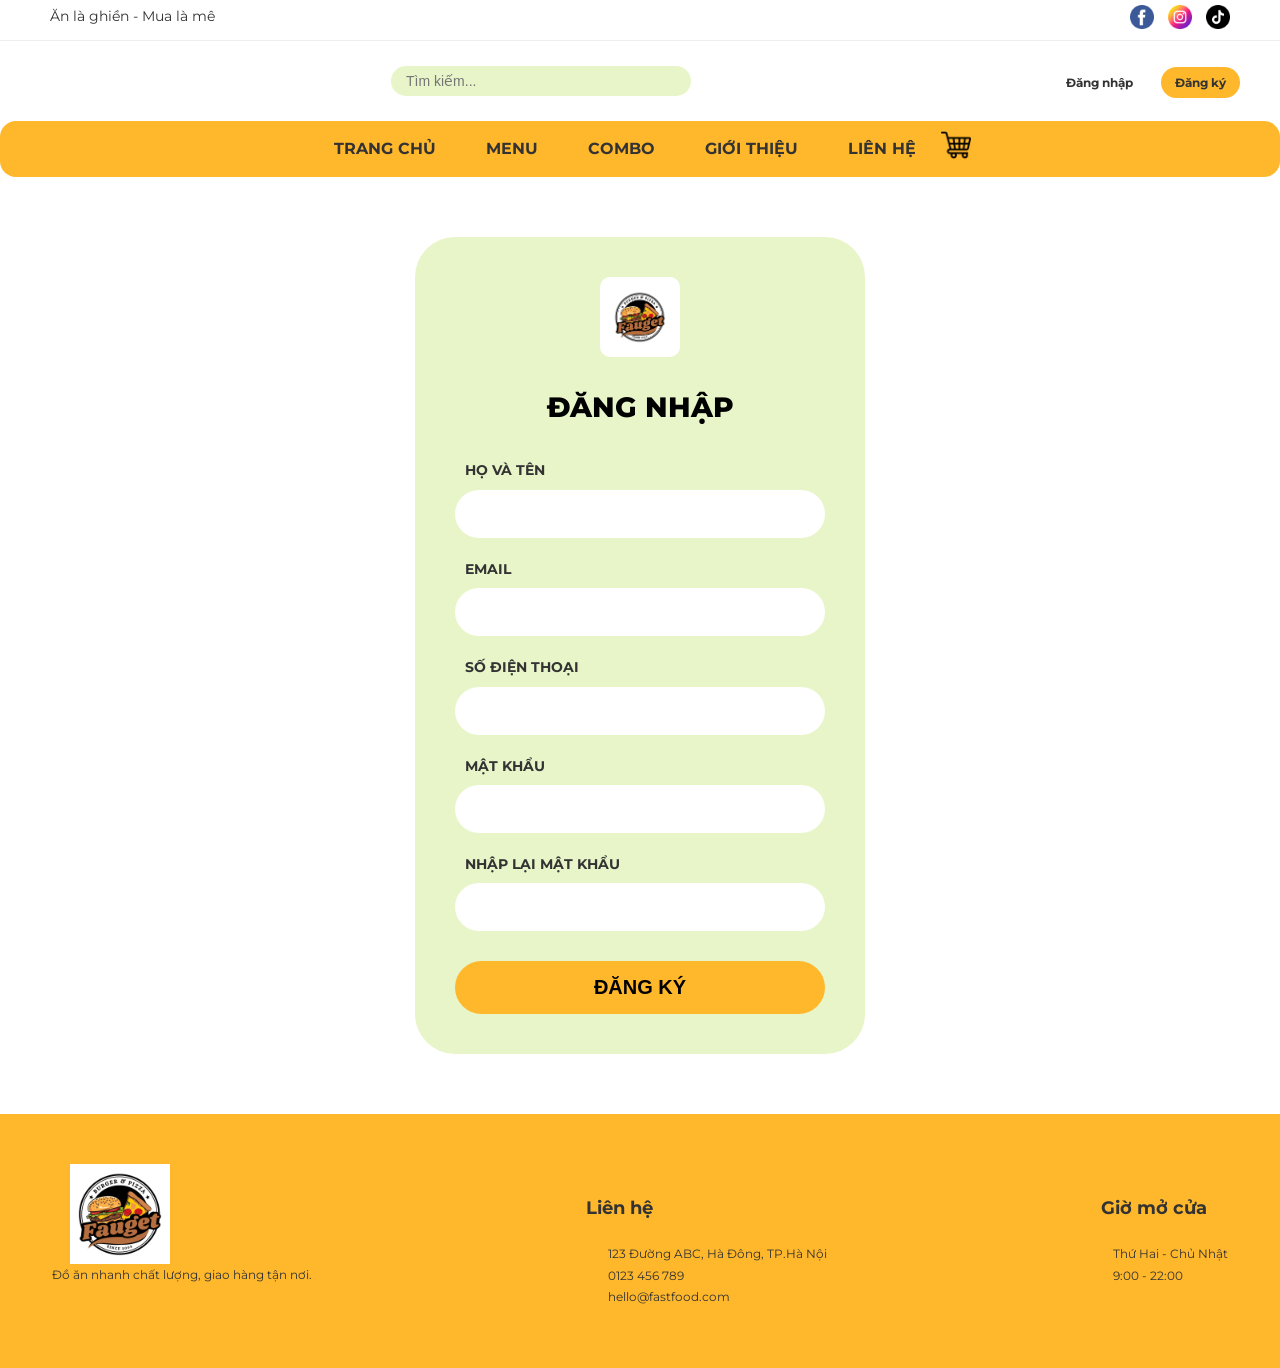
<file: register.html>
<!DOCTYPE html>
<html lang="en">
<head>
    <meta charset="UTF-8">
    <meta name="viewport" content="width=device-width, initial-scale=1.0">
    <title>Đăng ký</title>
    <meta name="keywords" content="Ăn là ghiền, Mua là mê, Đồ ăn ngon, Đồ ăn vặt, Đồ ăn nhanh, Food, Order đồ ăn, Đăng ký">
    <meta name="description" content="Đăng ký vào tài khoản của bạn tại Ăn là ghiền - Mua là mê để trải nghiệm dịch vụ đặt đồ ăn nhanh chóng và tiện lợi.">
    <link href="https://fonts.googleapis.com/css2?family=Montserrat:wght@400;600;700&display=swap" rel="stylesheet">
    <link rel="stylesheet" href="stylelogin.css">
    <link rel="stylesheet" href="styleindex.css">
</head>
<body>
    <!--Header trên đầu-->
    <header>
        <div class="top-bar">
            <span>Ăn là ghiền - Mua là mê</span>
            <div class="social-icons">
                <a href="#"><img src="image/facebook.png" alt="Facebook"></a>
                <a href="#"><img src="image/instagram.png" alt="Instagram"></a>
                <a href="#"><img src="image/tiktok.png" alt="Tiktok"></a>
            </div>
        </div>

        <div class = "mid-header container">
            <div class = "logo">
                <a href = "image/Fauget.png" alt="Fauget Logo"></a>
            </div>
            <div class = "search-bar">
                <input type="text" placeholder="Tìm kiếm...">
                <button><i class="fas fa-search"></i></button>
            </div>
            <div>
                <a href="login.html" class="btn-login">Đăng nhập</a>
                <a href="register.html" class="btn-register">Đăng ký</a>
            </div>
        </div>
        <nav class="main-nav">
            <div class="container nav-flex">
                <ul>
                    <li><a href="index.html" class="active">Trang chủ</a></li>
                    <li><a href="menu.html">MENU</a></li>
                    <li><a href="combo.html">COMBO</a></li>
                    <li><a href="about.html">GIỚI THIỆU</a></li>
                    <li><a href="contact.html">LIÊN HỆ</a></li>
                </ul>
                <div class="cart-icon">
                    <a href="cart.html"><img src="image/cart.png" alt="Giỏ hàng"><i class ="fas fa-shopping-cart"></i></a>
                </div>
            </div>
        </nav>
    </header>

    <main class="login-section">
        <div class="login-box">
            <div class="login-logo">
                <img src="image/Fauget.png" alt="Logo">
            </div>
            <h2>ĐĂNG NHẬP</h2>
            
            <form>
                <div class="form-group">
                    <label>HỌ VÀ TÊN</label>
                    <input type="text" required>
                </div>
                
                <div class="form-group">
                    <label>EMAIL</label>
                    <input type="password" required>
                </div>

                <div class="form-group">
                    <label>SỐ ĐIỆN THOẠI</label>
                    <input type="text" required>
                </div>

                <div class="form-group">
                    <label>MẬT KHẨU</label>
                    <input type="password" required>
                </div>
                
                <div class="form-group">
                    <label>NHẬP LẠI MẬT KHẨU</label>
                    <input type="password" required>
                </div>  

                <button type="submit" class="btn-submit-login">ĐĂNG KÝ</button>
            </form>
            
        </div>
    </main>

    <footer>
        <div class="container footer-content">
            <div class="footer-logo">
                <img src="image/Fauget.png" alt="Fauget Logo">
                <p>Đồ ăn nhanh chất lượng, giao hàng tận nơi.</p>
            </div>
            <div class="footer-contact">
                <h4>
                    Liên hệ
                </h4>
                <p><i class="fas fa-map-marker-alt"></i> 123 Đường ABC, Hà Đông, TP.Hà Nội</p>
                <p><i class="fas fa-phone"></i> 0123 456 789</p>
                <p><i class="fas fa-envelope"></i> hello@fastfood.com</p>
            </div>
            <div class="footer-hours">
                <h4>Giờ mở cửa</h4>
                <p>Thứ Hai - Chủ Nhật</p>
                <p>9:00 - 22:00</p>
            </div>
        </div>
    </footer>

<script>

const form = document.querySelector("form");

form.addEventListener("submit", function(e){

    e.preventDefault();

    const name = form.querySelectorAll("input")[0].value;
    const email = form.querySelectorAll("input")[1].value;
    const phone = form.querySelectorAll("input")[2].value;
    const pass = form.querySelectorAll("input")[3].value;
    const repass = form.querySelectorAll("input")[4].value;

    if(pass !== repass){
        alert("Mật khẩu nhập lại không đúng!");
        return;
    }

    let users = JSON.parse(localStorage.getItem("users")) || [];

    users.push({
        name:name,
        email:email,
        phone:phone,
        password:pass
    });

    localStorage.setItem("users",JSON.stringify(users));

    alert("Đăng ký thành công!");

    window.location.href="login.html";

});

</script>

    
</body>
</html>
</file>
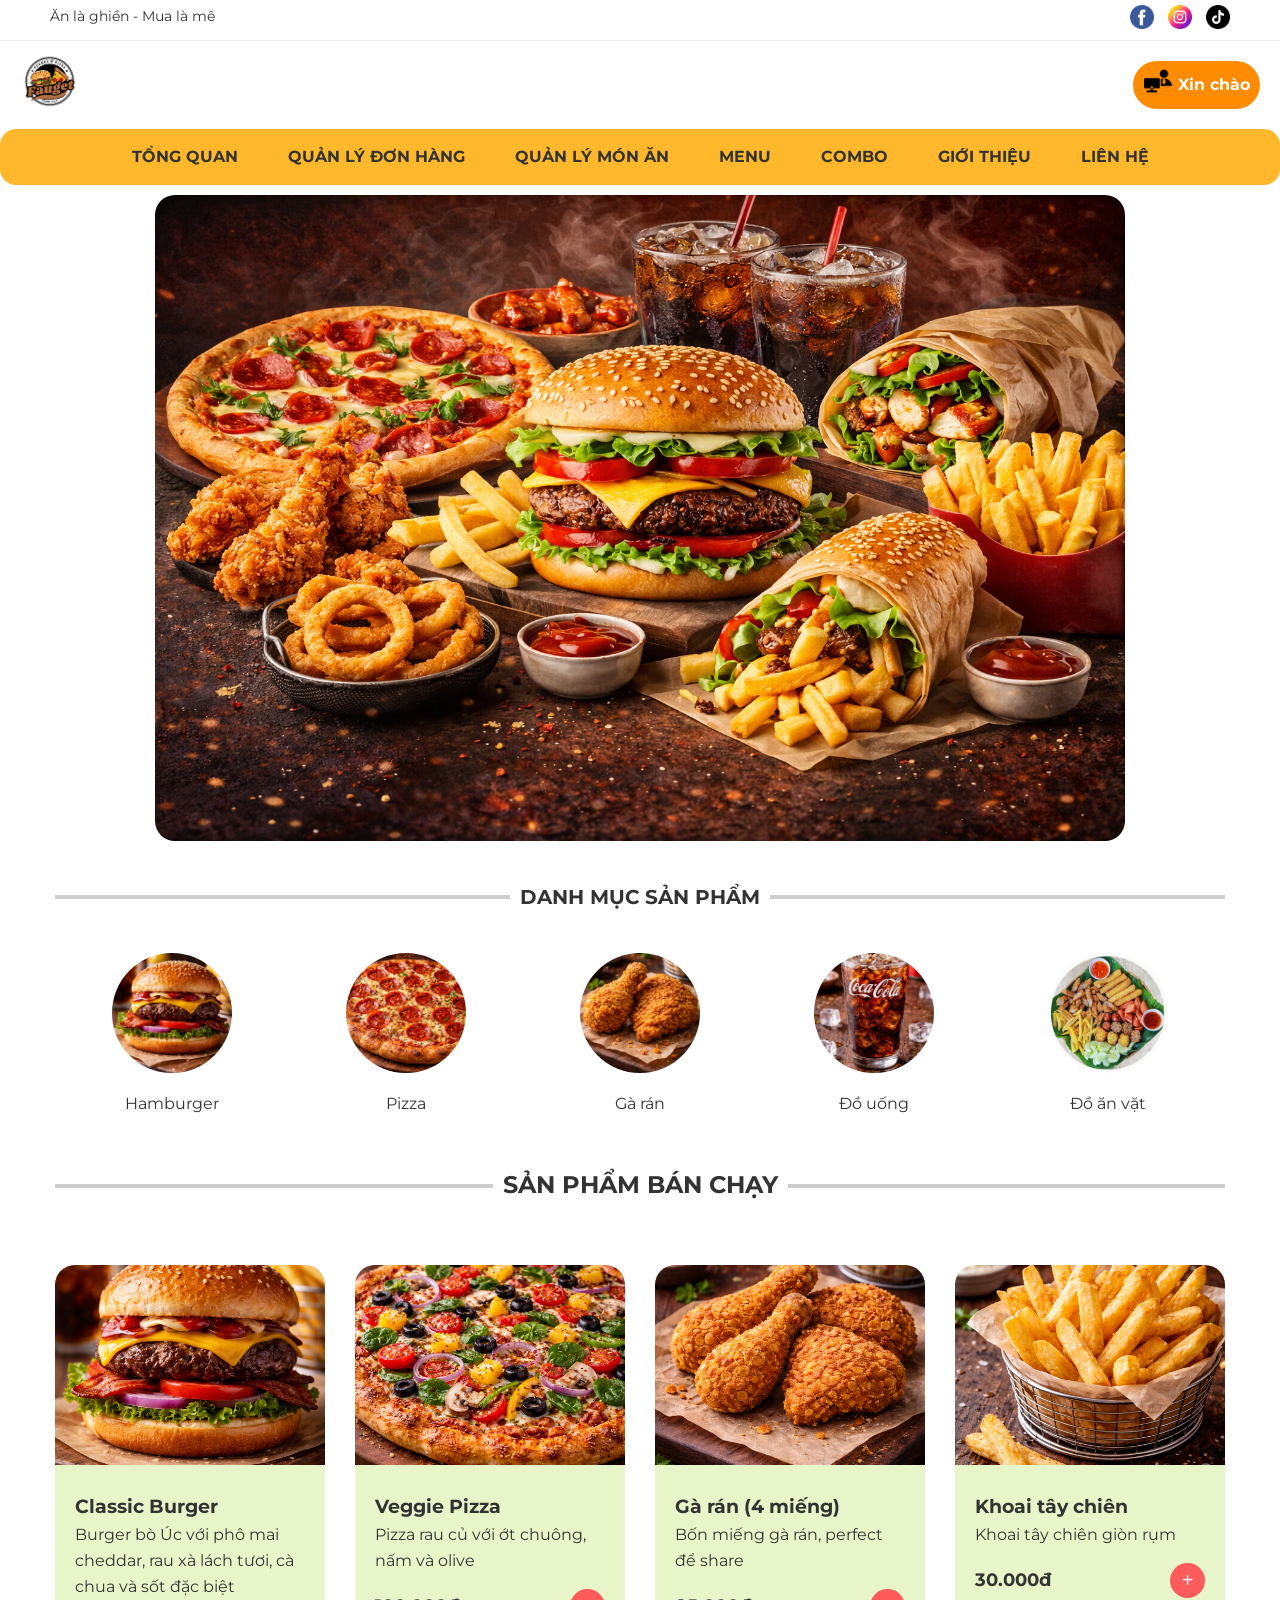
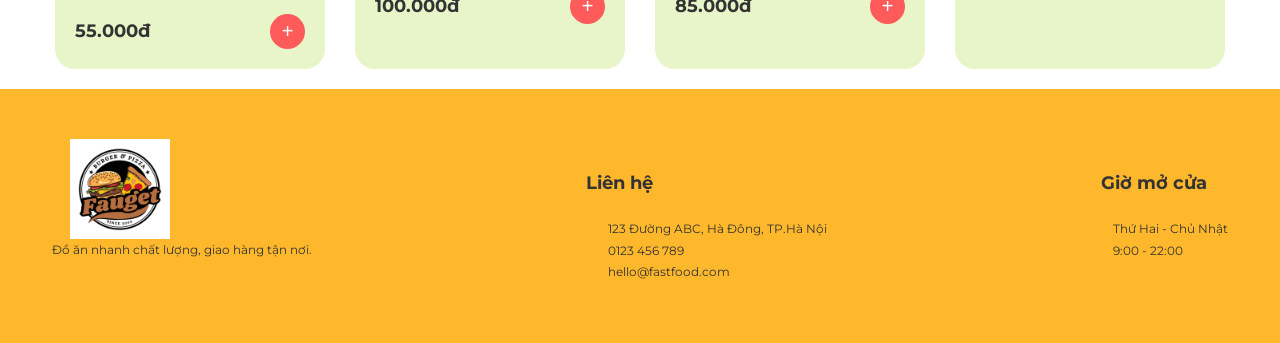
<file: tongquan.html>
<!DOCTYPE html>
<html lang="en">
<head>
    <meta charset="UTF-8">
    <meta name="viewport" content="width=device-width, initial-scale=1.0">
    <meta name="keywords" content="Ăn là ghiền, Mua là mê, Đồ ăn ngon, Đồ ăn vặt, Đồ ăn nhanh, Food, Order đồ ăn">
    <meta name="description" content="Ăn là ghiền - Mua là mê là địa chỉ tin cậy để bạn thưởng thức những món ăn ngon, đa dạng và hấp dẫn.">
    <link href="https://fonts.googleapis.com/css2?family=Montserrat:wght@400;600;700&display=swap" rel="stylesheet">
    <link rel="stylesheet" href="styleindex.css">
    <link rel="stylesheet" href="quanlymonan.css">
    <link rel="stylesheet" href="header-footer.css">
    <title>Ăn là ghiền - Mua là mê</title>
</head>
<body>
    <header>
        <div class="top-bar">
            <span>Ăn là ghiền - Mua là mê</span>
            <div class="social-icons">
                <a href="#"><img src="image/facebook.png" alt="Facebook"></a>
                <a href="#"><img src="image/instagram.png" alt="Instagram"></a>
                <a href="#"><img src="image/tiktok.png" alt="Tiktok"></a>
            </div>
        </div>

        <div class = "logo-container">
            <div class = "admin-logo">
                <a href ="index.html"><img src="image/Fauget.png" alt="Fauget Logo"></a>
            </div>

            <div class="admin-container">
                <div class="icon-user">
                    <img src="image2/administrator.png" alt="Hello">
                </div>
                <span>Xin chào</span>
            </div>
        </div>
        
        <nav class="main-nav">
            <div class="container nav-flex">
                <ul>
                    <li><a href="tongquan.html" class="active">TỔNG QUAN</a></li>
                    <li><a href="quanlydonhang.html">QUẢN LÝ ĐƠN HÀNG</a></li>
                    <li><a href="quanlymonan.html">QUẢN LÝ MÓN ĂN</a></li>
                    <li><a href="menu.html">MENU</a></li>
                    <li><a href="combo.html">COMBO</a></li>
                    <li><a href="about.html">GIỚI THIỆU</a></li>
                    <li><a href="contact.html">LIÊN HỆ</a></li>
                </ul>
                </ul>
            </div>
        </nav>
    </header>
    <section class="hero container">
        <img src="image/banner.png" alt="Flash Sale Mua 2 Tặng 1" class="banner">
    </section>
    
    <!-- Danh mục-->
     <section class="categories container">
        <div class="section-title">
            <h2>DANH MỤC SẢN PHẨM</h2>
        </div>
        
        <div class="category-list">
            <div class="cat-item">
                <img src="image/classicburger.png" alt="Burger"></a>
                <p>Hamburger</p>
            </div>
            <div class="cat-item">
                <img src="image/pepperonipizza.png" alt="Pizza"></a>
                <p>Pizza</p>
            </div>
            <div class="cat-item">
                <img src="image/ga2.png" alt="Gà rán"></a>
                <p>Gà rán</p>
            </div>
            <div class="cat-item">
                <img src="image/cocacola.png" alt="Đồ uống"></a>
                <p>Đồ uống</p>
            </div>
            <div class="cat-item">
                <img src="image/anvat.png" alt="Đồ ăn vặt"></a>
                <p>Đồ ăn vặt</p>
            </div>
        </div>
     </section>

     <!--Sản phẩm bán chạy-->
     <section class="best-seller container">
        <h2 class="section-title">SẢN PHẨM BÁN CHẠY</h2>
        <div class="product-grid">
            <div class="product-card">
                <img src="image/classicburger.png" alt="Classic Burger"></a>
                <div class="product-info">
                    <h3>Classic Burger</h3>
                    <p>Burger bò Úc với phô mai cheddar, rau xà lách tươi, cà chua và sốt đặc biệt</p>
                    <div class="product-footer">
                        <span class="price">55.000đ</span>
                        <button class="add-btn">+</button>
                    </div>
                </div>
            </div>

            <div class="product-card">
                <img src="image/veggiepizza.png" alt="Veggie Pizza"></a>
                <div class="product-info">
                    <h3>Veggie Pizza</h3>
                    <p>Pizza rau củ với ớt chuông, nấm và olive</p>
                    <div class="product-footer">
                        <span class="price">100.000đ</span>
                        <button class="add-btn">+</button>
                    </div>
                </div>
            </div>
            <div class="product-card">
                <img src="image/ga4.png" alt="Gà rán (4 miếng)"></a>
                <div class="product-info">
                    <h3>Gà rán (4 miếng)</h3>
                    <p>Bốn miếng gà rán, perfect để share</p>
                    <div class="product-footer">
                        <span class="price">85.000đ</span>
                        <button class="add-btn">+</button>
                    </div>
                </div>
            </div>

            <div class="product-card">
                <img src="image/khoaitaychien.png" alt="Khoai tây chiên"></a>
                <div class="product-info">
                    <h3>Khoai tây chiên</h3>
                    <p>Khoai tây chiên giòn rụm</p>
                    <div class="product-footer">
                        <span class="price">30.000đ</span>
                        <button class="add-btn">+</button>
                    </div>
                </div>
     </section>


    <footer>
        <div class="container footer-content">
            <div class="footer-logo">
                <img src="image/Fauget.png" alt="Fauget Logo">
                <p>Đồ ăn nhanh chất lượng, giao hàng tận nơi.</p>
            </div>
            <div class="footer-contact">
                <h4>
                    Liên hệ
                </h4>
                <p><i class="fas fa-map-marker-alt"></i> 123 Đường ABC, Hà Đông, TP.Hà Nội</p>
                <p><i class="fas fa-phone"></i> 0123 456 789</p>
                <p><i class="fas fa-envelope"></i> hello@fastfood.com</p>
            </div>
            <div class="footer-hours">
                <h4>Giờ mở cửa</h4>
                <p>Thứ Hai - Chủ Nhật</p>
                <p>9:00 - 22:00</p>
            </div>
        </div>
    </footer>
</body>
</html>
</file>
<file: styleindex.css>
/* Biến màu sắc để dễ quản lý */
:root {
    --primary-color: #FFB72B;
    --bg-light: #F9FFE2;
    --text-dark: #333;
    --white: #ffffff;
    --red-btn: #FF5B5B;
}

* {
    margin: 0;
    padding: 0;
    box-sizing: border-box;
}

body {
    font-family: 'Montserrat', sans-serif;
    background-color: var(--white);
    color: var(--text-dark);
    line-height: 1.6;
}

.container {
    max-width: 1200px;
    margin: 0 auto;
    padding: 0 15px;
}

/*Banner*/
.hero{
    max-width: 1000px;
    margin: 10px auto;
    padding: 0 15px;    
}

.hero img{
    width: 100%;
    height: auto;
    border-radius: 20px;
    display: block;
}

/* Header Styles */
.top-bar {
    background-color: var(--white);
    padding: 5px 50px;
    display: flex;
    justify-content: space-between;
    font-size: 14px;
    border-bottom: 1px solid #eee;
}

.mid-header {
    display: flex;
    justify-content: space-between;
    align-items: center;
    padding: 10px 0;
    height:80px; 
    flex-wrap: wrap;
}
.logo img {
    height: 50px;
    width: auto;
} 

.search-bar {
    display: flex;
    align-items: center;
    background: #E8F5C8;
    border-radius: 20px;
    padding: 5px 15px;
    width: 300px;
}

.search-bar input {
    border: none;
    background: transparent;
    width: 100%;
    outline: none;
    font-size: 14px;
}

.search-bar button {
    padding: 10px 20px;
    border: none;
    background: #E8F5C8;
    border-radius: 0 25px 25px 0;
    cursor: pointer;
}

.btn-login{
    background: white;
    padding: 8px 14px;
    border-radius: 20px;
    text-decoration: none;
    color: var(--text-dark);
    font-size: 12px;
    font-weight: bold;
    margin-left: 10px;
    white-space: nowrap;
}

.btn-register {
    background: var(--primary-color);
    padding: 8px 14px;
    border-radius: 20px;
    text-decoration: none;
    color: var(--text-dark);
    font-weight: bold;
    font-size: 12px;
    margin-left: 10px;
    white-space: nowrap;
}

/* Nav Styles */
.main-nav {
    background-color: var(--primary-color);
    border-radius:16px;
}

.nav-flex {
    display: flex;
    justify-content: center;
    flex: 1;
    align-items: center;
}

.main-nav ul {
    display: flex;
    list-style: none;
}

.main-nav ul li a {
    display: block;
    padding: 15px 25px;
    text-decoration: none;
    color: var(--text-dark);
    font-weight: bold;
    font-size: 16px;
    text-transform: uppercase; 
}

.section-title{
    text-align: center;
    margin: 40px 0;
    position: relative;
    display: flex;
    align-items: center;
    gap: 10px;
}

.section-title h2{
    font-size: 20px;
    font-weight: bold;
}

.section-title::before,
.section-title::after {
    content: "";
    flex: 1;
    border-bottom: 4px solid #cdcdcd; 
}

.category-list {
    display: flex;
    justify-content: space-around;
    text-align: center;
    margin-bottom: 50px;
}

.cat-item img {
    width: 120px;
    height: 120px;
    border-radius: 50%;
    object-fit: cover;
    margin-bottom: 10px;
}

/* Product Cards */
.product-grid {
    display: grid;
    grid-template-columns: repeat(auto-fit, minmax(250px, 1fr));
    gap: 30px;
    padding: 20px 0;
}

.product-card {
    background: #E8F5C8;
    border-radius: 20px;
    overflow: hidden;
    transition: 0.3s;
}

.product-card:hover { transform: translateY(-5px); }

.product-card img { width: 100%; height: 200px; object-fit: cover; }

.product-info { padding: 20px; }

.product-footer {
    display: flex;
    justify-content: space-between;
    align-items: center;
    margin-top: 15px;
}

.price { font-weight: bold; font-size: 18px; }

.add-btn {
    background: var(--red-btn);
    color: white;
    border: none;
    width: 35px;
    height: 35px;
    border-radius: 50%;
    cursor: pointer;
    font-size: 20px;
}

/* Footer */
footer{
    background-color: #FFB72B;  
    padding: 40px 0 20px;
    margin-top: 0;
}
/* 1. Dàn hàng ngang cho footer */
.footer-content {
    display: flex;        
    justify-content: space-between; 
    align-items: flex-start;  
    padding: 40px 0;      
    max-width: 1200px; 
    margin: 0 auto;  
}

/* 2. Thu nhỏ logo trong footer */
.footer-logo img {
    width: 100px; 
    height: auto;
    margin-top: -30px;
    display: block;
    margin-left: 30px;
}

/* 3. Định dạng văn bản cho các cột */
.footer-logo p, .footer-contact p, .footer-hours p {
    font-size: 12px;      
    line-height: 1.8;
    color: #333; 
    margin-left: 12px;
    margin-right: 12px;
}

.footer-contact h4, .footer-hours h4 {
    margin-bottom: 20px;       /* Khoảng cách dưới tiêu đề Liên hệ/Giờ mở cửa */
    font-size: 18px;
    font-weight: bold;
}

/* 4. Định dạng icon (vị trí, điện thoại, mail) */
.footer-contact i {
    width: 20px;               /* Cố định độ rộng icon để chữ thẳng hàng */
    margin-right: 10px;
    color: #333;
}

.copyright {
    text-align: center;
    padding: 15px;
    background: rgba(0,0,0,0.1);
}

.social-icons img {
    width: 24px;   /* Độ rộng nhỏ lại */
    height: 24px;  /* Chiều cao tương ứng */
    margin-left: 10px;
    object-fit: contain;
}

.cart-icon img {
    width: 30px; 
    height: auto;
}
</file>
<file: styleabout.css>
.about-banner{
    position: relative;
    margin:15px auto;
    padding: 0 0px;
}

.about-banner img{
    width: 100%;
    height: auto;
    display: block;
    max-height: 300px;
    object-fit: cover;
}

.overlay-content{
    position: absolute;
    top: 50%;           
    left: 50%;          
    transform: translate(-50%, -50%); 
    color: white;
    font-size: 30px;
    font-weight: bold;
    text-align: center;
    width: 100%;
}

.text-logo img{
    width: 300px; 
    height: auto;
    margin-top: -30px;
    display: block;
    margin-left: 50qi;
    margin-top: 60px;
    object-fit: contain;
}


.text-section{
    display: flex;
    align-items: center;
    gap: 30px;
    max-width: 1000px;
    margin: 0 auto 30px;
    background-color: white;
    border-radius: 16px;
    padding: 30px;
}

.text-content h3{
    text-align: center;
    font-size: 20px;
    font-weight:  bold;
}

.text-content p{
    margin-bottom: 25px;
}

.aim-section{
    max-width: 1000px;
    margin: 0 auto;
    padding: 20px 0;
}

.aim-grid{
    display: flex;
    gap: 20px;
}

.aim-card{
    flex:1;
    border-radius: 12px;
    background-color: white;
    padding: 20px;
    font-size: 14px;
    text-align: center;
    border-width: 2px ;
    line-height: 1.5;
}
.aim-title {
    display: flex;
    align-items: center;
    gap: 8px;
    margin-bottom: 14px;
}

.aim-title::before,
.aim-title::after {
    content: "";
    flex: 1;
    border-bottom: 4px solid #cdcdcd; 
}

.reason-section{
    max-width: 1000px;
    margin: 10px auto 0;
    padding: 10px 0;
}

.reason-title{
    display: flex;
    text-align: center;
    justify-content: center;
    gap:12px;
    margin-bottom: 20px;
}

.reason-title h2{
    font-weight: bold;
    text-align: center;
}

.reason-grid{
    display: flex;
    gap: 16px;
}

.reason-card{
    flex: 1;
    background-color: #b5ff98;
    border-radius: 16px;
    padding: 20px;
    text-align: center;
    font-size: 14px;
    color: #333;
    margin-bottom: 16px;
}

.reason-title::before,
.reason-title::after {
    content: "";
    flex: 1;
    border-bottom: 4px solid #cdcdcd; 
}

.icon img{
    width: 60px; 
    height: auto;
}
</file>
<file: addfood.css>
.addfood-title{
    display: flex;
    align-items: center;
    gap:14px;
    margin-top: 20px;
    margin-left: 200px;
}

.addfood-title img{
    height: 50px;
    width: 50px;
}

.addfood-title h2{
    font-size: 20px;
    font-weight: bold;
}

.popup-form {
    background-color: #e4ffc2;
    border-radius: 16px;
    padding: 24px;
    width: 500px;
    max-width: 95%;
    position: 24px auto;
    margin: 40px auto;
}

.form-group label{
    font-size: 16px !important; 
    font-weight: bold;
    margin-bottom: 6px;
    color: #333;
}

.btn-close {
    background-color: #f4a015;
    border: none;
    border-radius: 8px;
    width: 30px;
    height: 30px;
    font-size: 16px;
    cursor: pointer;
    color: white;
    font-weight: bold;
}

.form-group {
    display: flex;
    flex-direction: column;
    margin-bottom: 14px;
}

.form-group label {
    font-size: 12px;
    font-weight: bold;
    margin-bottom: 6px;
    color: #333;
}

.form-group input[type="text"] {
    padding: 10px 14px;
    border: none;
    border-radius: 20px;
    font-size: 14px;
    outline: none;
    background-color: white;
}

.form-row {
    display: flex;
    gap: 16px;
}

.form-row .form-group { flex: 1; }


.upload-row {
    display: flex;
    align-items: center;
    gap: 10px;
}

.btn-chon-file {
    background-color: #f5c4c4;
    border-radius: 20px;
    padding: 8px 16px;
    font-size: 13px;
    font-weight: bold;
    cursor: pointer;
    color: #333;
}

#fileName {
    font-size: 13px;
    color: #888;
}

.status-row {
    display: flex;
    gap: 20px;
    align-items: center;
}

.status-option {
    display: flex;
    align-items: center;
    gap: 8px;
    cursor: pointer;
    font-size: 14px;
}

.status-option input { display: none; }

.status-btn {
    padding: 6px 14px;
    border-radius: 20px;
    font-size: 12px;
    font-weight: bold;
}

.status-btn.green { background-color: #a8e6a3; color: #1a5c1a; }
.status-btn.red   { background-color: #f5a4a4; color: #8b0000; }

.popup-actions {
    display: flex;
    justify-content: flex-end;
    gap: 12px;
    margin-top: 10px;
}

.btn-huy {
    padding: 10px 24px;
    background-color: #f4d000;
    border: none;
    border-radius: 20px;
    font-weight: bold;
    font-size: 14px;
    cursor: pointer;
}

.btn-luu {
    padding: 10px 24px;
    background-color: #f4d000;
    border: none;
    border-radius: 20px;
    font-weight: bold;
    font-size: 14px;
    cursor: pointer;
}

.btn-huy:hover, .btn-luu:hover { background-color: #d4b000; }
</file>
<file: header-footer.css>
.top-bar {
    background-color: var(--white);
    padding: 5px 50px;
    display: flex;
    justify-content: space-between;
    font-size: 14px;
    border-bottom: 1px solid #eee;
}

.main-nav ul {
    display: flex;
    list-style: none;
}

.main-nav ul li a {
    display: block;
    padding: 15px 25px;
    text-decoration: none;
    color: var(--text-dark);
    font-weight: bold;
}


footer{
    background-color: #FFB72B;  
    padding: 40px 0 20px;
    margin-top: 0;
}
/* 1. Dàn hàng ngang cho footer */
.footer-content {
    display: flex;        
    justify-content: space-between; 
    align-items: flex-start;  
    padding: 40px 0;      
    max-width: 1200px; 
    margin: 0 auto;  
}

/* 2. Thu nhỏ logo trong footer */
.footer-logo img {
    width: 100px; 
    height: auto;
    margin-top: -30px;
    display: block;
    margin-left: 30px;
}

/* 3. Định dạng văn bản cho các cột */
.footer-logo p, .footer-contact p, .footer-hours p {
    font-size: 12px;      
    line-height: 1.8;
    color: #333; 
    margin-left: 12px;
    margin-right: 12px;
}

.footer-contact h4, .footer-hours h4 {
    margin-bottom: 20px;       /* Khoảng cách dưới tiêu đề Liên hệ/Giờ mở cửa */
    font-size: 18px;
    font-weight: bold;
}

/* 4. Định dạng icon (vị trí, điện thoại, mail) */
.footer-contact i {
    width: 20px;               /* Cố định độ rộng icon để chữ thẳng hàng */
    margin-right: 10px;
    color: #333;
}

.copyright {
    text-align: center;
    padding: 15px;
    background: rgba(0,0,0,0.1);
}

.social-icons img {
    width: 24px;   /* Độ rộng nhỏ lại */
    height: 24px;  /* Chiều cao tương ứng */
    margin-left: 10px;
    object-fit: contain;
}

.cart-icon img {
    width: 30px; 
    height: auto;
}
</file>
<file: quanlymonan.css>
.logo-container{
    display: flex;
    justify-content: space-between;
    align-items: center;
    padding: 10px 20px;
}

.logo-container img{
    width: 60px;
    height: 60px;
}

.admin-container{
    display:flex;
    align-items: center;
    gap: 5px;
    background-color:darkorange ;
    border-radius: 30px;
    padding: 5px 10px;
    width: fit-content;
    left: auto;
}

.icon-user img{
    width:30px;
    height:30px;
    object-fit: contain;
}

.admin-container span{
    font-size: 16px;
    font-weight: bold;
    color: white;
}


.title-donhang{
    display: flex;
    align-items: center;
    gap:14px;
    margin-top: 4px;
}

.title-icon img{
    width: 50px;
    height: 50px;
    object-fit: contain;
}

.title-donhang h2{
    font-size: 20px;
    font-weight: bold;
}

.timkiem{
    display: flex;
    gap: 16px;
    align-items: center;
    margin-bottom: 16px;
}

.search-donhang{
    display:flex;
    flex:1;
    align-items:center;
    background-color: #ffffcc;
    border-radius: 30px;
    padding: 10px 16px;
    gap: 8px;
    width: 45%;
    margin-bottom: 0;
}

.search-donhang input{
    border:none;
    background: transparent;
    outline:none;
    font-size: 14px;
    width: 100%;
}

.search-donhang button{
    border:none;
    background: transparent;
    cursor: pointer;
    font-size: 16px;
    color: #555;
}

.filter-order{
    flex-shrink: 0;
    position:relative;
}

.filter-btn {
    background-color: #ffffcc;
    border: none;
    border-radius: 30px;
    padding: 10px 24px;
    font-size: 14px;
    cursor: pointer;
    white-space: nowrap;
    min-width: 200px;
    text-align: left;
}

.filter-btn:hover { background-color: #f0f0a0; }

.filter-dropdown {
    display: none;
    position: absolute;
    top: 110%;
    right: 0;
    background-color: white;
    border: 1px solid #ddd;
    border-radius: 12px;
    padding: 10px;
    min-width: 180px;
    box-shadow: 0 4px 10px rgba(0,0,0,0.1);
    z-index: 99;
}

.filter-dropdown.show { display: block; }

.filter-dropdown label {
    display: flex;
    align-items: center;
    gap: 8px;
    padding: 8px 10px;
    cursor: pointer;
    font-size: 14px;
    border-radius: 8px;
}

.filter-dropdown label:hover { background-color: #f5f5f5; }

/* Clearfix */
.filter-order::after {
    content: "";
    display: table;
    clear: both;
}

table {
    width: 100%;
    border-collapse: collapse;
    background-color: white;
    border-radius: 14px;
    overflow: hidden;
    box-shadow: 0 2px 10px rgba(0,0,0,0.06);
    margin-top: 20px;
}

thead { background-color: #e8f5e8; }

thead th {
    padding: 14px 16px;
    font-size: 14px;
    font-weight: bold;
    color: #333;
    text-align: center;
}

tbody td {
    padding: 16px;
    font-size: 14px;
    color: #444;
    border-top: 1px solid #f0f0f0;
    text-align: center;
}

.badge {
    display: inline-block;
    padding: 5px 14px;
    border-radius: 20px;
    font-size: 13px;
    font-weight: bold;
}

.badge-wait { background-color: #ffffcc; color: #888; }
.badge-ship { background-color: #d4f5d4; color: #27ae60; }
.badge-done { background-color: #d4f5d4; color: #27ae60; }

.btn {
    display: block;
    width: 80px;
    margin: 0 auto 4px;
    padding: 5px 0;
    border: none;
    border-radius: 8px;
    font-size: 13px;
    font-weight: bold;
    cursor: pointer;
}

.btn-view   { background-color: #edf7ee; color: #333; }
.btn-update { background-color: #f4a015; color: white; }
.btn-view:hover   { background-color: #d4f5d4; }
.btn-update:hover { background-color: #d9880c; }

.empty-msg {
    text-align: center;
    padding: 30px;
    color: #aaa;
    font-size: 14px;
}

.food-img {
    width: 60px;
    height: 60px;
    object-fit: cover;
    border-radius: 8px;
}
</file>
<file: stylecart.css>
.cart-title{
    font-size: 25px;
    font-weight: bold;
    margin-bottom: 16px;
    margin: 16px;
}

.cart-list{
    display: flex;
    flex-direction: column;
    gap: 12px;
    margin-bottom: 20px;
}

.cart-item{
    display: flex;
    align-items: center;
    gap:12px;
    background-color: #e8ecf8;
    border-radius: 14px;
    padding: 12px;
}

.cart-item img{
    width: 70px;
    height: 70px;
    object-fit: cover;
    border-radius: 10px;
}

.item-info{
    flex:1;
}

.item-name{
    font-size: 18px;
    font-weight: bold;
}

.item-price{
    font-size: 14px;
    color:darkorange;
    font-weight: bold;
}

.item-quantity{
    display: flex;
    align-items: center;
    gap: 8px;
    margin-left: auto;
}

.quantity-btn{
    background-color: white;
    color: var(--text-dark);
    border: solid 1px white;
    padding: 6px 12px;
    border-radius: 50%;
    cursor: pointer;
    font-size: 16px ;
}

.quantity-btn:hover{
    background-color: var(--primary-color);
    color: white;
    border: solid 1px var(--primary-color);
}

.quantity-value{
    font-size: 16px;
    font-weight: bold;
}

.remove-btn {
      background: none;
      border: none;
      font-size: 40px;
      cursor: pointer;
      color: black;
      margin-left: 8px;
    }

.summary{
    background-color:#f0fbf1;
    border-radius: 14px;
    padding: 16px;
}

.summary-row{
    display: flex;
    justify-content: space-between;
    margin-bottom: 10px;
    padding: 16px;
}

.summary-row{
    display: flex;
    justify-content: space-between;
    margin-bottom: 20px;
    font-size: 16px;
}

.summary-row span:last-child{
    font-weight: bold;
}

.summary-row.total{
    font-weight: bold;
    font-size: 20px;
    border-top: dashed 1px #bbb;
    padding-top: 10px;
    margin-top: 4px;
    margin-bottom: 4px;
}

.checkout-btn{
    display: block;
    width: 90%;
    margin: 16px auto 0; /* cái này để căn ra giữa*/
    margin-top: 16px;
    margin-bottom: 16px;
    padding: 15px;
    background-color: #f4a015;
    color: white;
    font-size: 20px;
    font-weight: bold;
    border: none;
    border-radius: 30px;
    cursor: pointer;
    text-decoration: none;
}

.checkout-btn:hover{
    background-color: rgb(248, 183, 104);
}
</file>
<file: stylecombo.css>
.combo{
    width: 100%;
    
}
.combo1{
    width: 100%;
    margin-bottom:0;
    display: block;
}

.footer{
    margin-top:0;
}

body{
    margin:0;
    padding:0;
}
</file>
<file: stylecontact.css>
.only-section{
    padding: 10px;
}
.only-section img{
    width: 100%;
    height: auto;
    display: block;
    max-height: 10000px;
    object-fit: cover;
}
</file>
<file: stylefinished.css>
.title{
    font-size: 60px;
    font-weight:bold;
    text-align: center;
    color: darkorange;
    margin-top: 20px;
}

.comeback-btn{
    display: block;
    width: 90%;
    margin: 16px auto 0; 
    margin-top: 16px;
    padding: 15px;
    background-color: #f4a015;
    color: white;
    font-size: 20px;
    font-weight: bold;
    border: none;
    border-radius: 30px;
    cursor: pointer;
    text-decoration: none;
}
</file>
<file: stylelogin.css>
/*Login Style*/
.login-section{
    display: flex;
    justify-content: center;
    align-items: center;
    padding: 60px 0;
    background-color: #fff;
}

.login-box{
    background-color: #E8F5C8;
    padding: 40px;
    border-radius: 40px;
    text-align: center;
    max-width: 450px;
    width: 100%;
}

.login-box {
    background-color: #E8F5C8;
    width: 100%;
    max-width: 450px;
    padding: 40px;
    border-radius: 40px;
    text-align: center;
}

.login-logo img {
    width: 80px;
    height: auto;
    background: #fff;
    padding: 10px;
    border-radius: 10px;
    margin-bottom: 20px;
}

.login-box h2 {
    font-size: 28px;
    font-weight: 800;
    margin-bottom: 30px;
    color: #000;
}

/* Căn lề Input */
.form-group {
    text-align: left;
    margin-bottom: 20px;
}

.form-group label {
    display: block;
    font-weight: bold;
    font-size: 14px;
    margin-bottom: 8px;
    margin-left: 10px;
}

.form-group input {
    width: 100%;
    padding: 15px 20px;
    border: none;
    border-radius: 30px;
    font-size: 16px;
    outline: none;
    background-color: #fff;
}

/* Nút Đăng nhập */
.btn-submit-login {
    width: 100%;
    background-color: #FFB72B;
    color: #000;
    border: none;
    padding: 15px;
    border-radius: 30px;
    font-size: 20px;
    font-weight: bold;
    cursor: pointer;
    margin-top: 10px;
    transition: 0.3s;
}

.btn-submit-login:hover {
    background-color: #ffa500;
}

/* Dòng Đăng ký ngay */
.forgot-pass {
    margin-top: 20px;
    font-size: 14px;
}

.forgot-pass a {
    color: #FF4D6D;
    text-decoration: none;
    font-weight: bold;
}
</file>
<file: stylemenu.css>
/* --- Thanh lọc danh mục (Filter) --- */
.filter-container {
    display: flex;
    justify-content: center; 
    gap: 30px;
    margin-top: 30px;
    margin-bottom: 40px;
    flex-wrap: wrap; 
}

.filter-btn {
    padding: 10px 25px;
    border: none;       
    outline: none;
    background-color: #FFEBB7; 
    border-radius: 25px;
    font-weight: bold;
    font-size: 14px;
    font-family: 'Montserrat', sans-serif;
    cursor: pointer;
    transition: all 0.3s ease;
    box-shadow: 0 2px 5px rgba(0,0,0,0.05); 
}


.filter-btn.active, .filter-btn:hover {
    background-color: #FFB72B;
    color: #000;
    transform: translateY(-2px);
}
</file>
<file: stylepayment.css>
.payment-title{
    font-size:20px;
    font-weight: bold;
    margin-bottom: 16px;
    margin:16px;
}

.form-payment {
    background-color: #e4ffc2;
    border-radius: 14px;
    padding: 16px;
    margin-bottom: 20px;
    margin: 16px;
}

.form-group {
    display: flex;
    flex-direction: column; 
    margin-bottom: 14px;
}

.form-group input {
    padding: 12px;
    border: none;
    border-radius: 30px;
    font-size: 15px;
    margin-top: 6px;
    outline: none;
    background-color: white;    
    width: 100%;               
}

.payment-option {
    display: flex;
    align-items: center;
    gap: 10px;
    background-color: #efa0f5;
    border-radius: 30px;
    padding: 12px 20px;
    margin-top: 8px;
    cursor: pointer;
    font-size: 15px;
    font-weight: normal;
}

.payment-option input[type="radio"] {
    width: 18px;
    height: 18px;
    flex-shrink: 0;
}

label{
    font-weight: bold;
}

.summary{
    background-color:#f0fbf1;
    border-radius: 14px;
    padding: 16px;
    margin-bottom: 16px;
    margin: 16px;
}

.summary-title{
    font-size: 20px;
    font-weight: bold !important;
}

.summary-row{
    display: flex;
    justify-content: space-between;
    margin-bottom: 20px;
    padding: 16px;
    font-size: 16px;
}


.summary-row span:last-child{
    font-weight: bold;
}

.summary-row.total{
    font-weight: bold;
    font-size: 20px;
    border-top: dashed 1px #bbb;
    padding-top: 10px;
    margin-top: 4px;
    margin-bottom: 4px;
}

.checkout-btn{
    display: block;
    width: 90%;
    margin: 16px auto 0;
    margin-top: 16px;
    padding: 15px;
    background-color: #f4a015;
    font-size: 20px;
    font-weight: bold;
    border: none;
    border-radius: 30px;
    cursor: pointer;
    text-decoration: none;
}

.checkout-btn:hover{
    background-color: rgb(248, 183, 104);
}
</file>
<file: quanlydonhang.css>
.logo-container{
    display: flex;
    justify-content: space-between;
    align-items: center;
    padding: 10px 20px;
}

.logo-container img{
    width: 60px;
    height: 60px;
}

.admin-container{
    display:flex;
    align-items: center;
    gap: 5px;
    background-color:darkorange ;
    border-radius: 30px;
    padding: 5px 10px;
    width: fit-content;
    left: auto;
}

.icon-user img{
    width:30px;
    height:30px;
    object-fit: contain;
}

.admin-container span{
    font-size: 16px;
    font-weight: bold;
    color: white;
}


.title-donhang{
    display: flex;
    align-items: center;
    gap:14px;
    margin-top: 4px;
}

.title-icon img{
    width: 50px;
    height: 50px;
    object-fit: contain;
}

.title-donhang h2{
    font-size: 20px;
    font-weight: bold;
}

.timkiem{
    display: flex;
    gap: 16px;
    align-items: center;
    margin-bottom: 16px;
}

.search-donhang{
    display:flex;
    flex:1;
    align-items:center;
    background-color: #ffffcc;
    border-radius: 30px;
    padding: 10px 16px;
    gap: 8px;
    width: 45%;
    margin-bottom: 0;
}

.search-donhang input{
    border:none;
    background: transparent;
    outline:none;
    font-size: 14px;
    width: 100%;
}

.search-donhang button{
    border:none;
    background: transparent;
    cursor: pointer;
    font-size: 16px;
    color: #555;
}

.filter-order{
    flex-shrink: 0;
    position:relative;
}

.filter-btn {
    background-color: #ffffcc;
    border: none;
    border-radius: 30px;
    padding: 10px 24px;
    font-size: 14px;
    cursor: pointer;
    white-space: nowrap;
    min-width: 200px;
    text-align: left;
}

.filter-btn:hover { background-color: #f0f0a0; }

.filter-dropdown {
    display: none;
    position: absolute;
    top: 110%;
    right: 0;
    background-color: white;
    border: 1px solid #ddd;
    border-radius: 12px;
    padding: 10px;
    min-width: 180px;
    box-shadow: 0 4px 10px rgba(0,0,0,0.1);
    z-index: 99;
}

.filter-dropdown.show { display: block; }

.filter-dropdown label {
    display: flex;
    align-items: center;
    gap: 8px;
    padding: 8px 10px;
    cursor: pointer;
    font-size: 14px;
    border-radius: 8px;
}

.filter-dropdown label:hover { background-color: #f5f5f5; }

/* Clearfix */
.filter-order::after {
    content: "";
    display: table;
    clear: both;
}

table {
    width: 100%;
    border-collapse: collapse;
    background-color: white;
    border-radius: 14px;
    overflow: hidden;
    box-shadow: 0 2px 10px rgba(0,0,0,0.06);
    margin-top: 20px;
}

thead { background-color: #e8f5e8; }

thead th {
    padding: 14px 16px;
    font-size: 14px;
    font-weight: bold;
    color: #333;
    text-align: center;
}

tbody td {
    padding: 16px;
    font-size: 14px;
    color: #444;
    border-top: 1px solid #f0f0f0;
    text-align: center;
}

.badge {
    display: inline-block;
    padding: 5px 14px;
    border-radius: 20px;
    font-size: 13px;
    font-weight: bold;
}

.badge-wait { background-color: #ffffcc; color: #888; }
.badge-ship { background-color: #d4f5d4; color: #27ae60; }
.badge-done { background-color: #d4f5d4; color: #27ae60; }

.btn {
    display: block;
    width: 80px;
    margin: 0 auto 4px;
    padding: 5px 0;
    border: none;
    border-radius: 8px;
    font-size: 13px;
    font-weight: bold;
    cursor: pointer;
}

.btn-view   { background-color: #edf7ee; color: #333; }
.btn-update { background-color: #f4a015; color: white; }
.btn-view:hover   { background-color: #d4f5d4; }
.btn-update:hover { background-color: #d9880c; }

.empty-msg {
    text-align: center;
    padding: 30px;
    color: #aaa;
    font-size: 14px;
}
</file>
